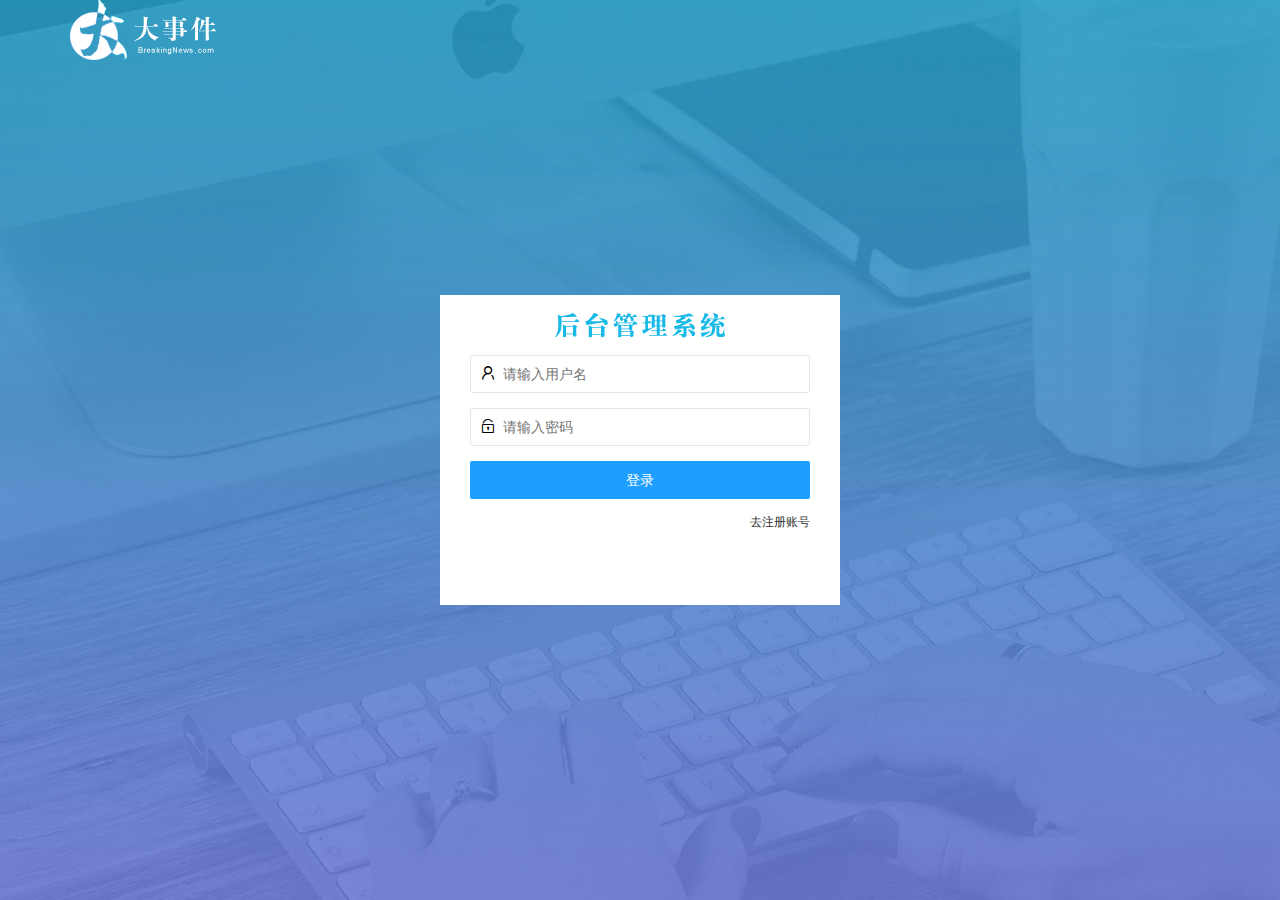
<file: login.html>
<!DOCTYPE html>
<html lang="en">

<head>
  <meta charset="UTF-8">
  <meta name="viewport" content="width=device-width, initial-scale=1.0">
  <title>大事件-登录/注册</title>
  <link rel="stylesheet" href="/assets/lib/layui/css/layui.css">
  <link rel="stylesheet" href="/assets/css/login.css">
</head>

<body>
  <!-- 头部的logo区域 -->
  <div class="layui-main">
    <img src="/assets/images/logo.png" alt="">
  </div>

  <!-- 登录注册区域 -->
  <div class="loginAndRegBox">
    <div class="title-box"></div>

    <!-- 登录的div -->
    <div class="login-box">

      <!-- 登录表单 -->
      <form class="layui-form" id="form_login">

        <!-- 用户名 -->
        <div class="layui-form-item">
          <i class="layui-icon layui-icon-username"></i>
          <input type="text" name="username" required lay-verify="required" placeholder="请输入用户名" autocomplete="off"
            class="layui-input">
        </div>

        <!-- 密码 -->

        <div class="layui-form-item">
          <i class="layui-icon layui-icon-password"></i>
          <input type="password" name="password" required lay-verify="required|pwd" placeholder="请输入密码" autocomplete="off"
            class="layui-input">
        </div>

        <!-- 登录按钮 -->

        <div class="layui-form-item">
          <!-- 表单提交按钮和普通按钮的区别，就是lay-submit属性 -->
          <button class="layui-btn layui-btn-fluid layui-btn-normal" lay-submit>登录</button>
        </div>

        <div class="layui-form-item links">
          <a href="javascript:;" id="link_reg">去注册账号</a>
        </div>
      </form>

    </div>

    <!-- 注册的div -->
    <div class="reg-box">
      <form class="layui-form" id="form_reg">
        <!-- 用户名 -->
        <div class="layui-form-item">
          <i class="layui-icon layui-icon-username"></i>
          <input type="text" name="username" required lay-verify="required" placeholder="请输入用户名" autocomplete="off"
            class="layui-input">
        </div>

        <!-- 密码 -->

        <div class="layui-form-item">
          <i class="layui-icon layui-icon-password"></i>
          <input type="password" name="password" required lay-verify="required|pwd" placeholder="请输入密码" autocomplete="off"
            class="layui-input" id="reg-pwd">
        </div>

        <!-- 密码确认 -->

        <div class="layui-form-item">
          <i class="layui-icon layui-icon-password"></i>
          <input type="password" name="repassword" required lay-verify="required|pwd|repwd" placeholder="再次确认密码"
            autocomplete="off" class="layui-input">
        </div>

        <!-- 注册 -->

        <div class="layui-form-item">
          <!-- 表单提交按钮和普通按钮的区别，就是lay-submit属性 -->
          <button class="layui-btn layui-btn-fluid layui-btn-normal" lay-submit>注册</button>
        </div>

        <div class="layui-form-item links">
          <a href="javascript:;" id="link_login">去登录</a>
        </div>
      </form>



    </div>
  </div>


  <!-- 导入layui的js -->
  <script src="/assets/lib/layui/layui.all.js"></script>
  <!-- 导入jquer -->
  <script src="/assets/lib/jquery.js"></script>
  <!-- 导入自己封装的baseAPI -->
  <script src="/assets/js/baseAPI.js"></script>
  <!-- 导入自己的JS -->
  <script src="/assets/js/login.js"></script>
</body>

</html>
</file>
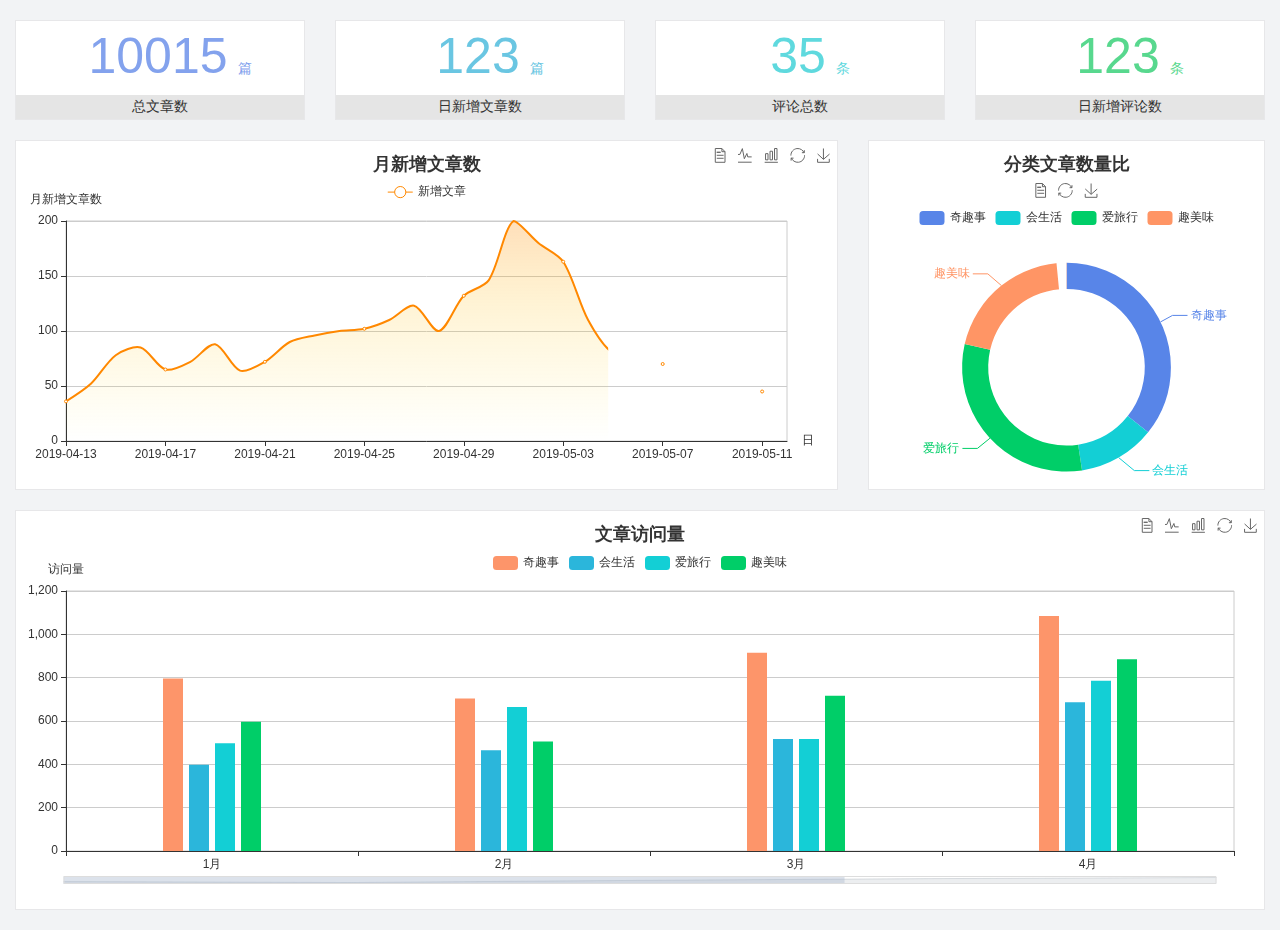
<file: home/dashboard.html>
<!DOCTYPE html>
<html lang="en">

<head>
  <meta charset="UTF-8">
  <meta name="viewport" content="width=device-width, initial-scale=1.0">
  <meta http-equiv="X-UA-Compatible" content="ie=edge">
  <title>图表统计</title>
  <link rel="stylesheet" href="../../assets/lib/bootstrap.css" />
  <link rel="stylesheet" href="../../assets/lib/main.css" />
  <script src="../../assets/lib/jquery.js"></script>
  <script type="text/javascript" src="../../assets/lib/echarts.min.js"></script>
</head>

<body>
  <div class="container-fluid">
    <div class="row spannel_list">
      <div class="col-sm-3 col-xs-6">
        <div class="spannel">
          <em>10015</em><span>篇</span>
          <b>总文章数</b>
        </div>
      </div>
      <div class="col-sm-3 col-xs-6">
        <div class="spannel scolor01">
          <em>123</em><span>篇</span>
          <b>日新增文章数</b>
        </div>
      </div>
      <div class="col-sm-3 col-xs-6">
        <div class="spannel scolor02">
          <em>35</em><span>条</span>
          <b>评论总数</b>
        </div>
      </div>
      <div class="col-sm-3 col-xs-6">
        <div class="spannel scolor03">
          <em>123</em><span>条</span>
          <b>日新增评论数</b>
        </div>
      </div>
    </div>
  </div>

  <div class="container-fluid">
    <div class="row curve-pie">
      <div class="col-lg-8 col-md-8">
        <div class="gragh_pannel" id="curve_show"></div>
      </div>
      <div class="col-lg-4 col-md-4">
        <div class="gragh_pannel" id="pie_show"></div>
      </div>
    </div>
  </div>

  <div class="container-fluid">
    <div class="column_pannel" id="column_show"></div>
  </div>

  <script>
    var oChart = echarts.init(document.getElementById('curve_show'));
    var aList_all = [
      { 'count': 36, 'date': '2019-04-13' },
      { 'count': 52, 'date': '2019-04-14' },
      { 'count': 78, 'date': '2019-04-15' },
      { 'count': 85, 'date': '2019-04-16' },
      { 'count': 65, 'date': '2019-04-17' },
      { 'count': 72, 'date': '2019-04-18' },
      { 'count': 88, 'date': '2019-04-19' },
      { 'count': 64, 'date': '2019-04-20' },
      { 'count': 72, 'date': '2019-04-21' },
      { 'count': 90, 'date': '2019-04-22' },
      { 'count': 96, 'date': '2019-04-23' },
      { 'count': 100, 'date': '2019-04-24' },
      { 'count': 102, 'date': '2019-04-25' },
      { 'count': 110, 'date': '2019-04-26' },
      { 'count': 123, 'date': '2019-04-27' },
      { 'count': 100, 'date': '2019-04-28' },
      { 'count': 132, 'date': '2019-04-29' },
      { 'count': 146, 'date': '2019-04-30' },
      { 'count': 200, 'date': '2019-05-01' },
      { 'count': 180, 'date': '2019-05-02' },
      { 'count': 163, 'date': '2019-05-03' },
      { 'count': 110, 'date': '2019-05-04' },
      { 'count': 80, 'date': '2019-05-05' },
      { 'count': 82, 'date': '2019-05-06' },
      { 'count': 70, 'date': '2019-05-07' },
      { 'count': 65, 'date': '2019-05-08' },
      { 'count': 54, 'date': '2019-05-09' },
      { 'count': 40, 'date': '2019-05-10' },
      { 'count': 45, 'date': '2019-05-11' },
      { 'count': 38, 'date': '2019-05-12' },
    ];

    let aCount = [];
    let aDate = [];

    for (var i = 0; i < aList_all.length; i++) {
      aCount.push(aList_all[i].count);
      aDate.push(aList_all[i].date);
    }

    var chartopt = {
      title: {
        text: '月新增文章数',
        left: 'center',
        top: '10'
      },
      tooltip: {
        trigger: 'axis'
      },
      legend: {
        data: ['新增文章'],
        top: '40'
      },
      toolbox: {
        show: true,
        feature: {
          mark: { show: true },
          dataView: { show: true, readOnly: false },
          magicType: { show: true, type: ['line', 'bar'] },
          restore: { show: true },
          saveAsImage: { show: true }
        }
      },
      calculable: true,
      xAxis: [
        {
          name: '日',
          type: 'category',
          boundaryGap: false,
          data: aDate
        }
      ],
      yAxis: [
        {
          name: '月新增文章数',
          type: 'value'
        }
      ],
      series: [
        {
          name: '新增文章',
          type: 'line',
          smooth: true,
          itemStyle: { normal: { areaStyle: { type: 'default' }, color: '#f80' }, lineStyle: { color: '#f80' } },
          data: aCount
        }],
      areaStyle: {
        normal: {
          color: new echarts.graphic.LinearGradient(0, 0, 0, 1, [{
            offset: 0,
            color: 'rgba(255,136,0,0.39)'
          }, {
            offset: .34,
            color: 'rgba(255,180,0,0.25)'
          }, {
            offset: 1,
            color: 'rgba(255,222,0,0.00)'
          }])

        }
      },
      grid: {
        show: true,
        x: 50,
        x2: 50,
        y: 80,
        height: 220
      }
    };

    oChart.setOption(chartopt);


    var oPie = echarts.init(document.getElementById('pie_show'));
    var oPieopt =
    {
      title: {
        top: 10,
        text: '分类文章数量比',
        x: 'center'
      },
      tooltip: {
        trigger: 'item',
        formatter: "{a} <br/>{b} : {c} ({d}%)"
      },
      color: ['#5885e8', '#13cfd5', '#00ce68', '#ff9565'],
      legend: {
        x: 'center',
        top: 65,
        data: ['奇趣事', '会生活', '爱旅行', '趣美味']
      },
      toolbox: {
        show: true,
        x: 'center',
        top: 35,
        feature: {
          mark: { show: true },
          dataView: { show: true, readOnly: false },
          magicType: {
            show: true,
            type: ['pie', 'funnel'],
            option: {
              funnel: {
                x: '25%',
                width: '50%',
                funnelAlign: 'left',
                max: 1548
              }
            }
          },
          restore: { show: true },
          saveAsImage: { show: true }
        }
      },
      calculable: true,
      series: [
        {
          name: '访问来源',
          type: 'pie',
          radius: ['45%', '60%'],
          center: ['50%', '65%'],
          data: [
            { value: 300, name: '奇趣事' },
            { value: 100, name: '会生活' },
            { value: 260, name: '爱旅行' },
            { value: 180, name: '趣美味' }
          ]
        }
      ]
    };
    oPie.setOption(oPieopt);



    var oColumn = this.echarts.init(document.getElementById('column_show'));
    var oColumnopt =
    {
      title: {
        text: '文章访问量',
        left: 'center',
        top: '10'
      },
      tooltip: {
        trigger: 'axis'
      },
      legend: {
        data: ['奇趣事', '会生活', '爱旅行', '趣美味'],
        top: '40'
      },
      toolbox: {
        show: true,
        feature: {
          mark: { show: true },
          dataView: { show: true, readOnly: false },
          magicType: { show: true, type: ['line', 'bar'] },
          restore: { show: true },
          saveAsImage: { show: true }
        }
      },
      calculable: true,
      xAxis: [
        {
          type: 'category',
          data: ['1月', '2月', '3月', '4月', '5月']
        }
      ],
      yAxis: [
        {
          name: '访问量',
          type: 'value'
        }
      ],
      series: [
        {
          name: '奇趣事',
          type: 'bar',
          barWidth: 20,
          itemStyle: {
            normal: { areaStyle: { type: 'default' }, color: '#fd956a' }
          },
          data: [800, 708, 920, 1090, 1200]
        },
        {
          name: '会生活',
          type: 'bar',
          barWidth: 20,
          itemStyle: {
            normal: { areaStyle: { type: 'default' }, color: '#2bb6db' }
          },
          data: [400, 468, 520, 690, 800]
        },
        {
          name: '爱旅行',
          type: 'bar',
          barWidth: 20,
          itemStyle: {
            normal: { areaStyle: { type: 'default' }, color: '#13cfd5' }
          },
          data: [500, 668, 520, 790, 900]
        },
        {
          name: '趣美味',
          type: 'bar',
          barWidth: 20,
          itemStyle: {
            normal: { areaStyle: { type: 'default' }, color: '#00ce68' }
          },
          data: [600, 508, 720, 890, 1000]
        }
      ],
      grid: {
        show: true,
        x: 50,
        x2: 30,
        y: 80,
        height: 260
      },
      dataZoom: [//给x轴设置滚动条
        {
          start: 0,//默认为0
          end: 100 - 1000 / 31,//默认为100
          type: 'slider',
          show: true,
          xAxisIndex: [0],
          handleSize: 0,//滑动条的 左右2个滑动条的大小
          height: 8,//组件高度
          left: 45, //左边的距离
          right: 50,//右边的距离
          bottom: 26,//右边的距离
          handleColor: '#ddd',//h滑动图标的颜色
          handleStyle: {
            borderColor: "#cacaca",
            borderWidth: "1",
            shadowBlur: 2,
            background: "#ddd",
            shadowColor: "#ddd",
          }
        }]
    };
    oColumn.setOption(oColumnopt);
  </script>
</body>

</html>
</file>
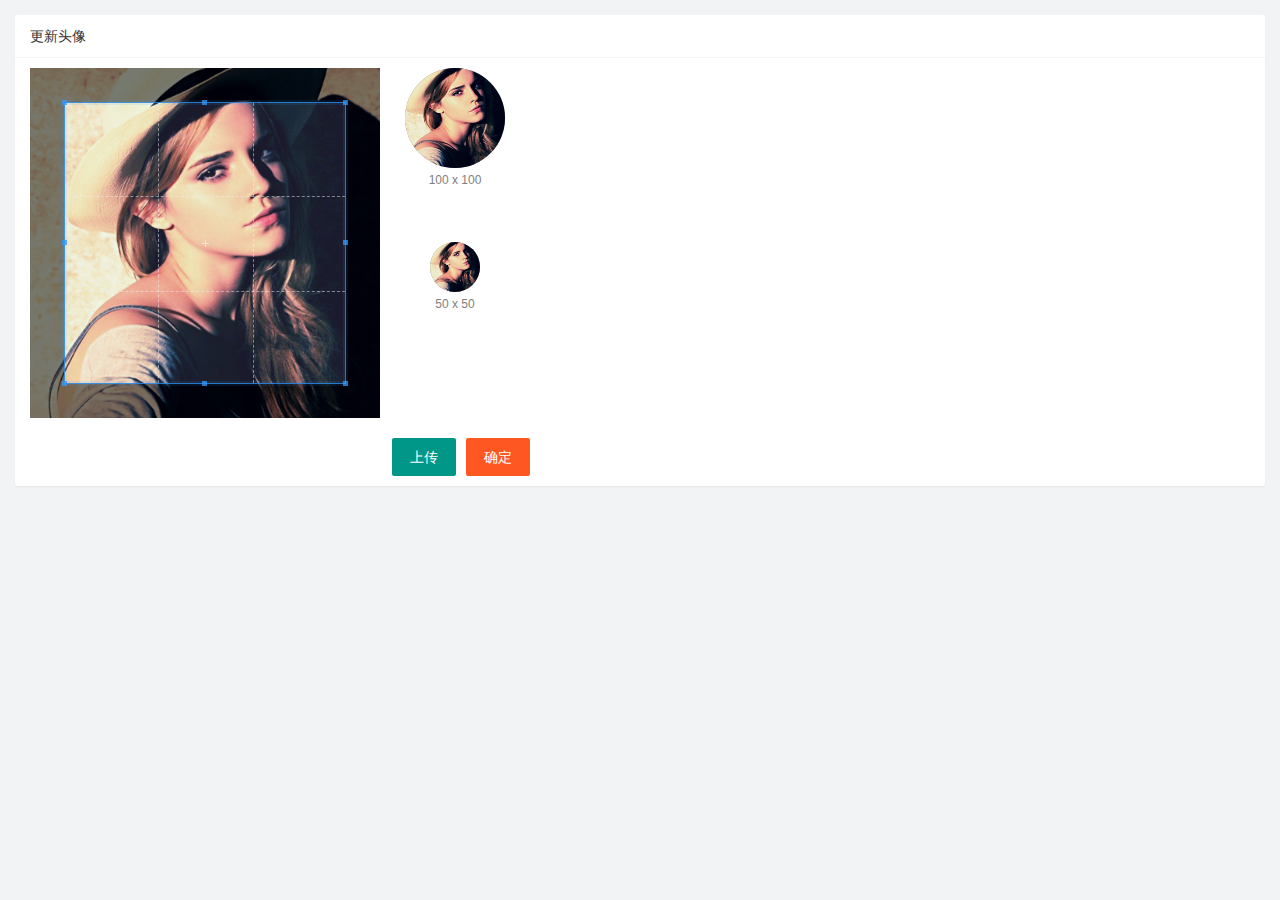
<file: user/user_avatar.html>
<!DOCTYPE html>
<html lang="en">

<head>
    <meta charset="UTF-8">
    <meta name="viewport" content="width=device-width, initial-scale=1.0">
    <title>Document</title>
    <link rel="stylesheet" href="/assets/lib/layui/css/layui.css">
    <link rel="stylesheet" href="/assets/lib/cropper/cropper.css" />
    <link rel="stylesheet" href="/assets/css/user/user_avatar.css">
</head>

<body>
    <div class="layui-card">
        <div class="layui-card-header">更新头像</div>
        <div class="layui-card-body">

            <!-- 第一行的图片裁剪和预览区域 -->
            <div class="row1">
                <!-- 图片裁剪区域 -->
                <div class="cropper-box">
                    <!-- 这个 img 标签很重要，将来会把它初始化为裁剪区域 -->
                    <img id="image" src="/assets/images/sample.jpg" />
                </div>
                <!-- 图片的预览区域 -->
                <div class="preview-box">
                    <div>
                        <!-- 宽高为 100px 的预览区域 -->
                        <div class="img-preview w100"></div>
                        <p class="size">100 x 100</p>
                    </div>
                    <div>
                        <!-- 宽高为 50px 的预览区域 -->
                        <div class="img-preview w50"></div>
                        <p class="size">50 x 50</p>
                    </div>
                </div>
            </div>
            <!-- 第二行的按钮区域 -->
            <div class="row2">
                <!-- accept属性，允许选择什么类型的文件 -->
                <input type="file" id="file" accept="image/png,imgae/jpg" style="display: none;">
                <button id="btnChooseImage" type="button" class="layui-btn">上传</button>
                <button type="button" class="layui-btn layui-btn-danger" id="btnUpload">确定</button>
            </div>

        </div>
    </div>
    <!-- 导入layui的js文件 -->
    <script src="/assets/lib/layui/layui.all.js"></script>
    <!-- 导入jQuery -->
    <script src="/assets/lib/jquery.js"></script>
    <!-- 导入配置的baseapi -->
    <script src="/assets/js/baseAPI.js"></script>
    <script src="/assets/lib/cropper/Cropper.js"></script>
    <script src="/assets/lib/cropper/jquery-cropper.js"></script>
    <!-- 导入自己的js文件 -->
    <script src="/assets/js/user/user_avatar.js"></script>
</body>

</html>
</file>
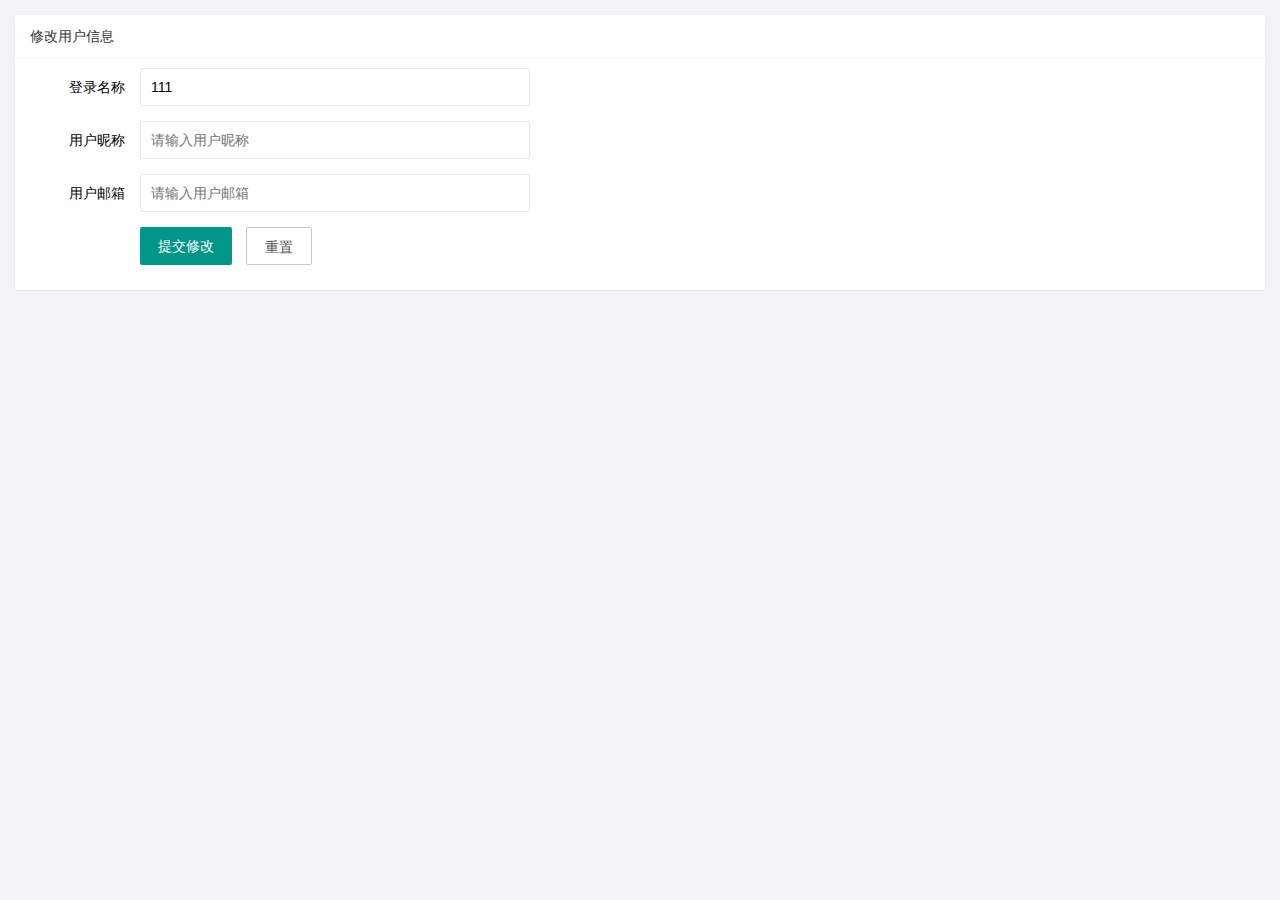
<file: user/user_info.html>
<!DOCTYPE html>
<html lang="en">
<head>
    <meta charset="UTF-8">
    <meta name="viewport" content="width=device-width, initial-scale=1.0">
    <title>Document</title>
    <!-- 先引入layui再引入自己的 -->
    <link rel="stylesheet" href="/assets/lib/layui/css/layui.css">
    <link rel="stylesheet" href="/assets/css/user/user_info.css">
</head>
<body>
    <!-- 卡片区域 -->
    <div class="layui-card">
        <div class="layui-card-header">修改用户信息</div>
        <div class="layui-card-body">
            <form class="layui-form"   lay-filter+="formUserInfo" style="width:500px;" action="">
                <!-- 隐藏域存储id属性 -->
                <input type="hidden" name="id">
              <div class="layui-form-item">
                <label class="layui-form-label">登录名称</label>
                <div class="layui-input-block">
                  <input type="text" name="username" value="111" required  lay-verify="required" placeholder="请输入登录名称" autocomplete="off" class="layui-input" readonly>
                </div>
              </div>
              <div class="layui-form-item">
                <label class="layui-form-label">用户昵称</label>
                <div class="layui-input-block">
                  <input type="text" name="nickname" required  lay-verify="required" placeholder="请输入用户昵称" autocomplete="off" class="layui-input">
                </div>
              </div>
              <div class="layui-form-item">
                <label class="layui-form-label">用户邮箱</label>
                <div class="layui-input-block">
                  <input type="text" name="email" required  lay-verify="required|email" placeholder="请输入用户邮箱" autocomplete="off" class="layui-input">
                </div>
              </div>
              <div class="layui-form-item">
                <div class="layui-input-block">
                  <button class="layui-btn" lay-submit lay-filter="formDemo">提交修改</button>
                  <button type="reset" class="layui-btn layui-btn-primary" id="btnReset">重置</button>
                </div>
              </div>
            </form>
        </div>
      </div>

       <!-- 导入layui的js文件 -->
    <script src="/assets/lib/layui/layui.all.js"></script>
    <!-- 导入jQuery -->
    <script src="/assets/lib/jquery.js"></script>
    <!-- 导入配置的baseapi -->
    <script src="/assets/js/baseAPI.js"></script>
    <!-- 导入自己的js文件 -->
    <script src="/assets/js/user/user_info.js"></script>
</body>
</html>
</file>
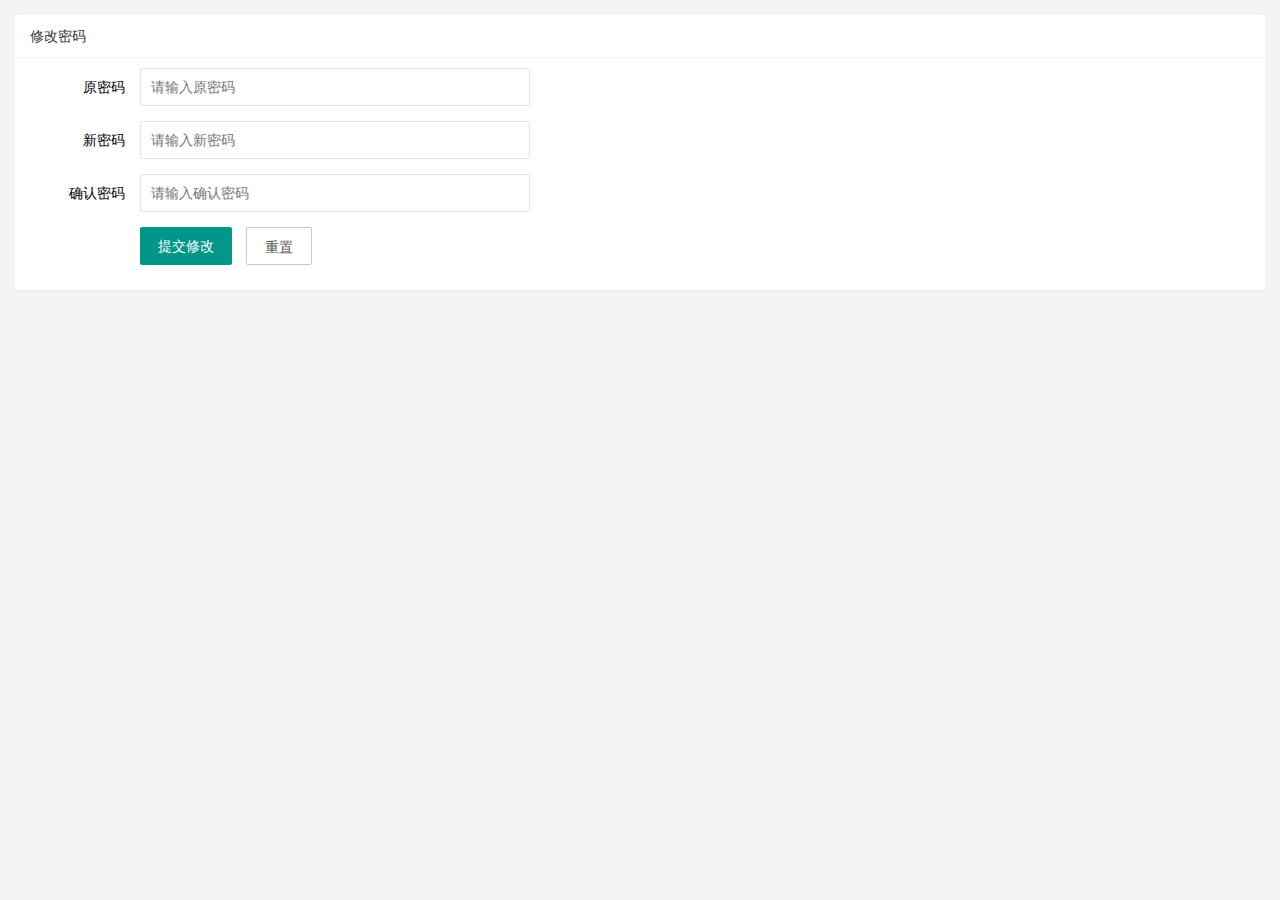
<file: user/user_pwd.html>
<!DOCTYPE html>
<html lang="en">
<head>
    <meta charset="UTF-8">
    <meta name="viewport" content="width=device-width, initial-scale=1.0">
    <title>Document</title>
    <!-- 先引入layui再引入自己的 -->
    <link rel="stylesheet" href="/assets/lib/layui/css/layui.css">
    <link rel="stylesheet" href="/assets/css/user/user_pwd.css">
</head>
<body>
    <!-- 卡片区域 -->
    <div class="layui-card">
        <div class="layui-card-header">修改密码</div>
        <div class="layui-card-body">
            <form class="layui-form" style="width:500px;" action="">
              <div class="layui-form-item">
                <label class="layui-form-label">原密码</label>
                <div class="layui-input-block">
                  <input type="password" name="oldPwd" required  lay-verify="required|pwd" placeholder="请输入原密码" autocomplete="off" class="layui-input">
                </div>
              </div>
              <div class="layui-form-item">
                <label class="layui-form-label">新密码</label>
                <div class="layui-input-block">
                  <input type="password" name="newPwd" required  lay-verify="required|pwd|samePwd" placeholder="请输入新密码" autocomplete="off" class="layui-input">
                </div>
              </div>
              <div class="layui-form-item">
                <label class="layui-form-label">确认密码</label>
                <div class="layui-input-block">
                  <input type="password" name="email" required  lay-verify="required|pwd|samePwd" placeholder="请输入确认密码" autocomplete="off" class="layui-input">
                </div>
              </div>
              <div class="layui-form-item">
                <div class="layui-input-block">
                  <button class="layui-btn" lay-submit lay-filter="formDemo">提交修改</button>
                  <button type="reset" class="layui-btn layui-btn-primary" id="btnReset">重置</button>
                </div>
              </div>
            </form>
        </div>
      </div>

       <!-- 导入layui的js文件 -->
    <script src="/assets/lib/layui/layui.all.js"></script>
    <!-- 导入jQuery -->
    <script src="/assets/lib/jquery.js"></script>
    <!-- 导入配置的baseapi -->
    <script src="/assets/js/baseAPI.js"></script>
    <!-- 导入自己的js文件 -->
    <script src="/assets/js/user/user_info.js"></script>
</body>
</html>
</file>
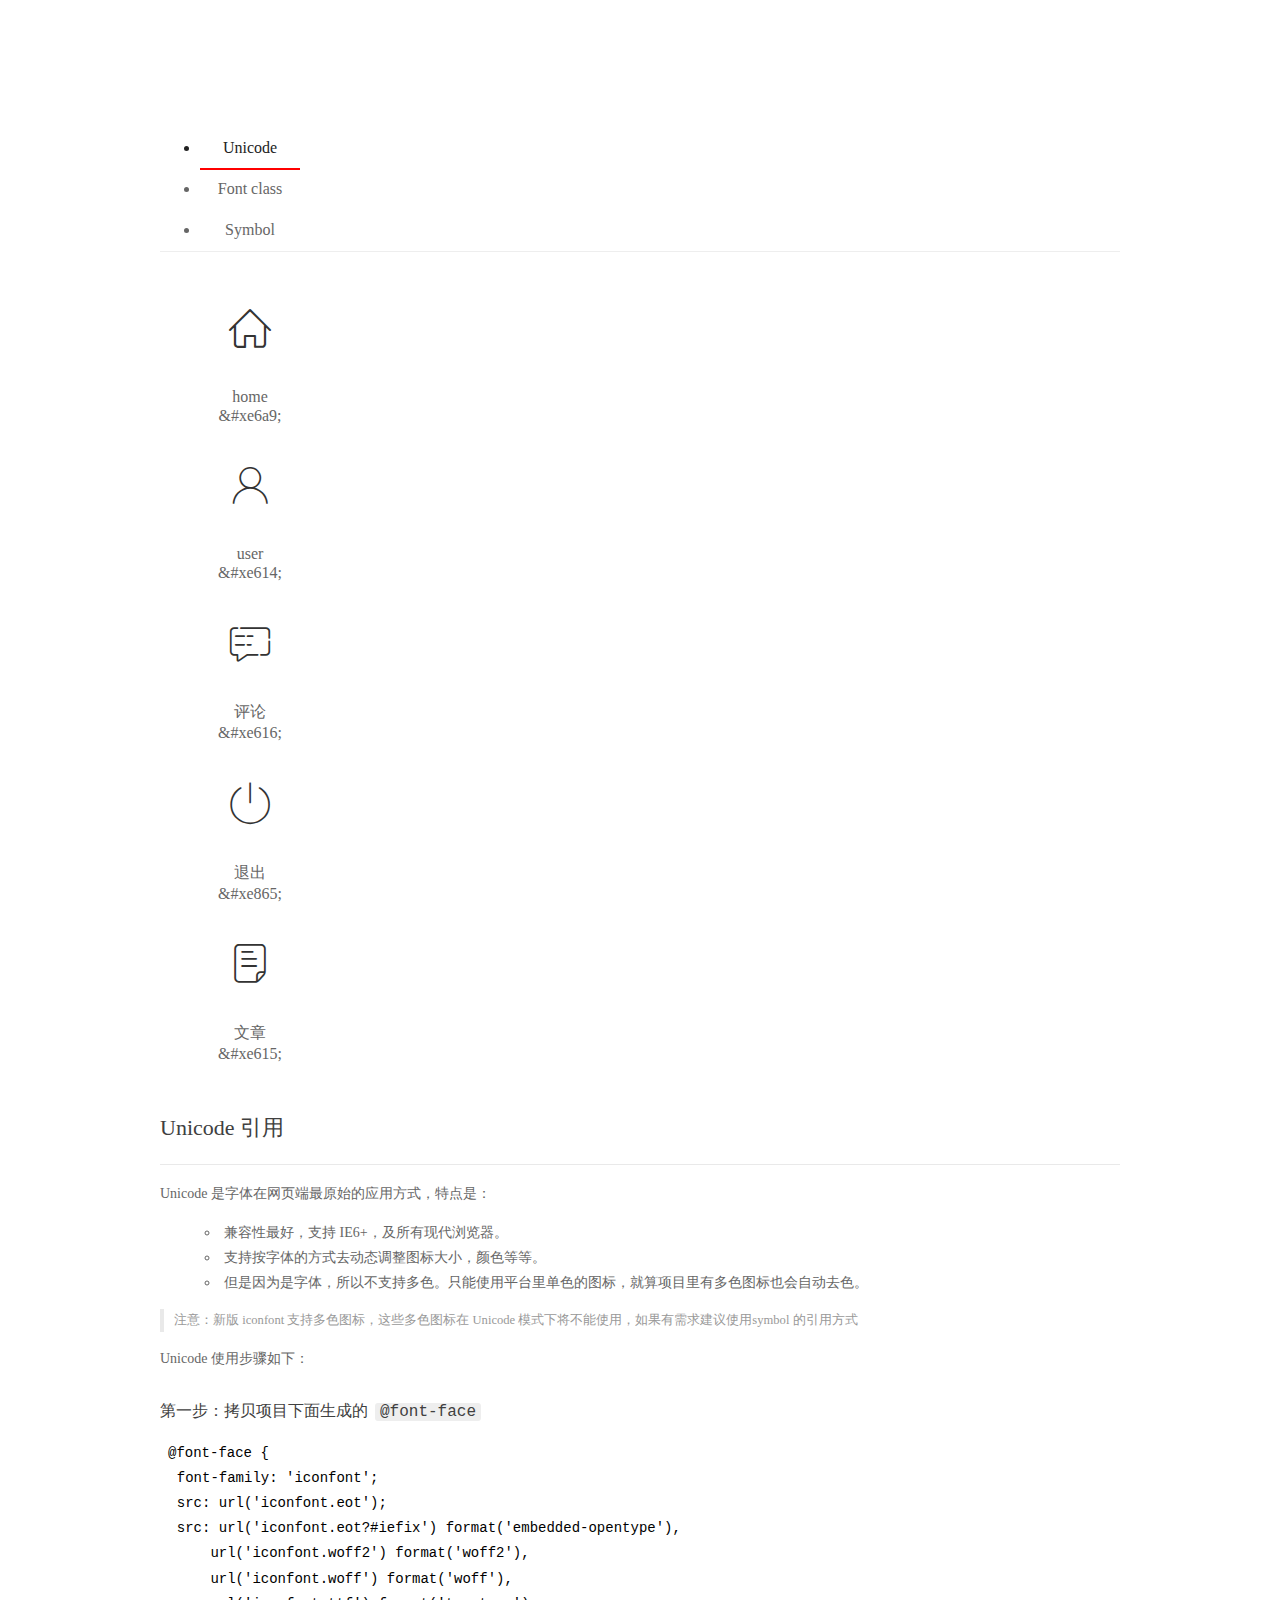
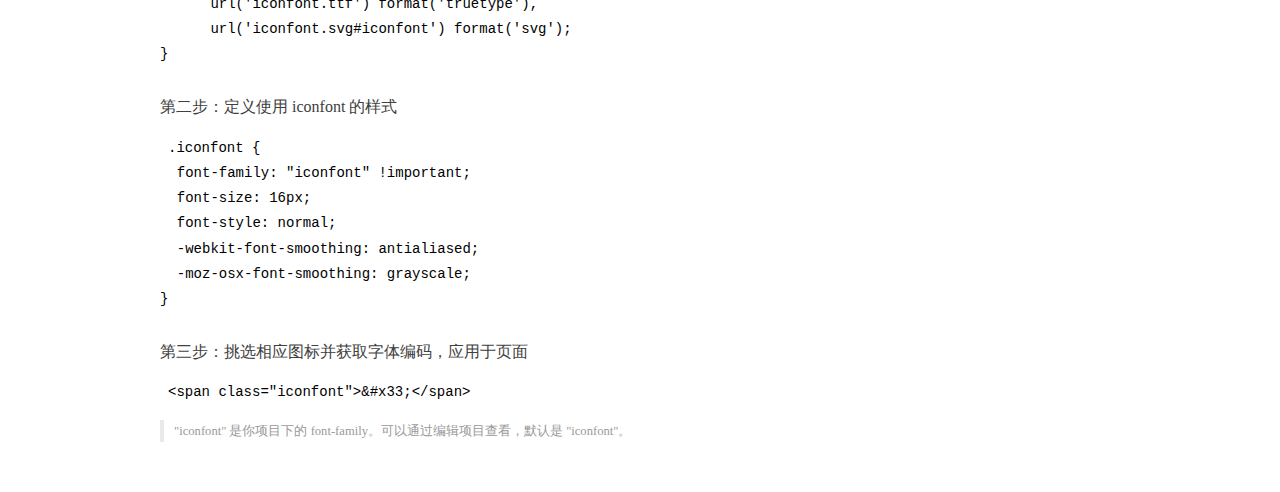
<file: assets/fonts/demo_index.html>
<!DOCTYPE html>
<html>
<head>
  <meta charset="utf-8"/>
  <title>IconFont Demo</title>
  <link rel="shortcut icon" href="https://gtms04.alicdn.com/tps/i4/TB1_oz6GVXXXXaFXpXXJDFnIXXX-64-64.ico" type="image/x-icon"/>
  <link rel="stylesheet" href="https://g.alicdn.com/thx/cube/1.3.2/cube.min.css">
  <link rel="stylesheet" href="demo.css">
  <link rel="stylesheet" href="iconfont.css">
  <script src="iconfont.js"></script>
  <!-- jQuery -->
  <script src="https://a1.alicdn.com/oss/uploads/2018/12/26/7bfddb60-08e8-11e9-9b04-53e73bb6408b.js"></script>
  <!-- 代码高亮 -->
  <script src="https://a1.alicdn.com/oss/uploads/2018/12/26/a3f714d0-08e6-11e9-8a15-ebf944d7534c.js"></script>
</head>
<body>
  <div class="main">
    <h1 class="logo"><a href="https://www.iconfont.cn/" title="iconfont 首页" target="_blank">&#xe86b;</a></h1>
    <div class="nav-tabs">
      <ul id="tabs" class="dib-box">
        <li class="dib active"><span>Unicode</span></li>
        <li class="dib"><span>Font class</span></li>
        <li class="dib"><span>Symbol</span></li>
      </ul>
      
    </div>
    <div class="tab-container">
      <div class="content unicode" style="display: block;">
          <ul class="icon_lists dib-box">
          
            <li class="dib">
              <span class="icon iconfont">&#xe6a9;</span>
                <div class="name">home</div>
                <div class="code-name">&amp;#xe6a9;</div>
              </li>
          
            <li class="dib">
              <span class="icon iconfont">&#xe614;</span>
                <div class="name">user</div>
                <div class="code-name">&amp;#xe614;</div>
              </li>
          
            <li class="dib">
              <span class="icon iconfont">&#xe616;</span>
                <div class="name">评论</div>
                <div class="code-name">&amp;#xe616;</div>
              </li>
          
            <li class="dib">
              <span class="icon iconfont">&#xe865;</span>
                <div class="name">退出</div>
                <div class="code-name">&amp;#xe865;</div>
              </li>
          
            <li class="dib">
              <span class="icon iconfont">&#xe615;</span>
                <div class="name">文章</div>
                <div class="code-name">&amp;#xe615;</div>
              </li>
          
          </ul>
          <div class="article markdown">
          <h2 id="unicode-">Unicode 引用</h2>
          <hr>

          <p>Unicode 是字体在网页端最原始的应用方式，特点是：</p>
          <ul>
            <li>兼容性最好，支持 IE6+，及所有现代浏览器。</li>
            <li>支持按字体的方式去动态调整图标大小，颜色等等。</li>
            <li>但是因为是字体，所以不支持多色。只能使用平台里单色的图标，就算项目里有多色图标也会自动去色。</li>
          </ul>
          <blockquote>
            <p>注意：新版 iconfont 支持多色图标，这些多色图标在 Unicode 模式下将不能使用，如果有需求建议使用symbol 的引用方式</p>
          </blockquote>
          <p>Unicode 使用步骤如下：</p>
          <h3 id="-font-face">第一步：拷贝项目下面生成的 <code>@font-face</code></h3>
<pre><code class="language-css"
>@font-face {
  font-family: 'iconfont';
  src: url('iconfont.eot');
  src: url('iconfont.eot?#iefix') format('embedded-opentype'),
      url('iconfont.woff2') format('woff2'),
      url('iconfont.woff') format('woff'),
      url('iconfont.ttf') format('truetype'),
      url('iconfont.svg#iconfont') format('svg');
}
</code></pre>
          <h3 id="-iconfont-">第二步：定义使用 iconfont 的样式</h3>
<pre><code class="language-css"
>.iconfont {
  font-family: "iconfont" !important;
  font-size: 16px;
  font-style: normal;
  -webkit-font-smoothing: antialiased;
  -moz-osx-font-smoothing: grayscale;
}
</code></pre>
          <h3 id="-">第三步：挑选相应图标并获取字体编码，应用于页面</h3>
<pre>
<code class="language-html"
>&lt;span class="iconfont"&gt;&amp;#x33;&lt;/span&gt;
</code></pre>
          <blockquote>
            <p>"iconfont" 是你项目下的 font-family。可以通过编辑项目查看，默认是 "iconfont"。</p>
          </blockquote>
          </div>
      </div>
      <div class="content font-class">
        <ul class="icon_lists dib-box">
          
          <li class="dib">
            <span class="icon iconfont icon-home"></span>
            <div class="name">
              home
            </div>
            <div class="code-name">.icon-home
            </div>
          </li>
          
          <li class="dib">
            <span class="icon iconfont icon-user"></span>
            <div class="name">
              user
            </div>
            <div class="code-name">.icon-user
            </div>
          </li>
          
          <li class="dib">
            <span class="icon iconfont icon-pinglun"></span>
            <div class="name">
              评论
            </div>
            <div class="code-name">.icon-pinglun
            </div>
          </li>
          
          <li class="dib">
            <span class="icon iconfont icon-tuichu"></span>
            <div class="name">
              退出
            </div>
            <div class="code-name">.icon-tuichu
            </div>
          </li>
          
          <li class="dib">
            <span class="icon iconfont icon-16"></span>
            <div class="name">
              文章
            </div>
            <div class="code-name">.icon-16
            </div>
          </li>
          
        </ul>
        <div class="article markdown">
        <h2 id="font-class-">font-class 引用</h2>
        <hr>

        <p>font-class 是 Unicode 使用方式的一种变种，主要是解决 Unicode 书写不直观，语意不明确的问题。</p>
        <p>与 Unicode 使用方式相比，具有如下特点：</p>
        <ul>
          <li>兼容性良好，支持 IE8+，及所有现代浏览器。</li>
          <li>相比于 Unicode 语意明确，书写更直观。可以很容易分辨这个 icon 是什么。</li>
          <li>因为使用 class 来定义图标，所以当要替换图标时，只需要修改 class 里面的 Unicode 引用。</li>
          <li>不过因为本质上还是使用的字体，所以多色图标还是不支持的。</li>
        </ul>
        <p>使用步骤如下：</p>
        <h3 id="-fontclass-">第一步：引入项目下面生成的 fontclass 代码：</h3>
<pre><code class="language-html">&lt;link rel="stylesheet" href="./iconfont.css"&gt;
</code></pre>
        <h3 id="-">第二步：挑选相应图标并获取类名，应用于页面：</h3>
<pre><code class="language-html">&lt;span class="iconfont icon-xxx"&gt;&lt;/span&gt;
</code></pre>
        <blockquote>
          <p>"
            iconfont" 是你项目下的 font-family。可以通过编辑项目查看，默认是 "iconfont"。</p>
        </blockquote>
      </div>
      </div>
      <div class="content symbol">
          <ul class="icon_lists dib-box">
          
            <li class="dib">
                <svg class="icon svg-icon" aria-hidden="true">
                  <use xlink:href="#icon-home"></use>
                </svg>
                <div class="name">home</div>
                <div class="code-name">#icon-home</div>
            </li>
          
            <li class="dib">
                <svg class="icon svg-icon" aria-hidden="true">
                  <use xlink:href="#icon-user"></use>
                </svg>
                <div class="name">user</div>
                <div class="code-name">#icon-user</div>
            </li>
          
            <li class="dib">
                <svg class="icon svg-icon" aria-hidden="true">
                  <use xlink:href="#icon-pinglun"></use>
                </svg>
                <div class="name">评论</div>
                <div class="code-name">#icon-pinglun</div>
            </li>
          
            <li class="dib">
                <svg class="icon svg-icon" aria-hidden="true">
                  <use xlink:href="#icon-tuichu"></use>
                </svg>
                <div class="name">退出</div>
                <div class="code-name">#icon-tuichu</div>
            </li>
          
            <li class="dib">
                <svg class="icon svg-icon" aria-hidden="true">
                  <use xlink:href="#icon-16"></use>
                </svg>
                <div class="name">文章</div>
                <div class="code-name">#icon-16</div>
            </li>
          
          </ul>
          <div class="article markdown">
          <h2 id="symbol-">Symbol 引用</h2>
          <hr>

          <p>这是一种全新的使用方式，应该说这才是未来的主流，也是平台目前推荐的用法。相关介绍可以参考这篇<a href="">文章</a>
            这种用法其实是做了一个 SVG 的集合，与另外两种相比具有如下特点：</p>
          <ul>
            <li>支持多色图标了，不再受单色限制。</li>
            <li>通过一些技巧，支持像字体那样，通过 <code>font-size</code>, <code>color</code> 来调整样式。</li>
            <li>兼容性较差，支持 IE9+，及现代浏览器。</li>
            <li>浏览器渲染 SVG 的性能一般，还不如 png。</li>
          </ul>
          <p>使用步骤如下：</p>
          <h3 id="-symbol-">第一步：引入项目下面生成的 symbol 代码：</h3>
<pre><code class="language-html">&lt;script src="./iconfont.js"&gt;&lt;/script&gt;
</code></pre>
          <h3 id="-css-">第二步：加入通用 CSS 代码（引入一次就行）：</h3>
<pre><code class="language-html">&lt;style&gt;
.icon {
  width: 1em;
  height: 1em;
  vertical-align: -0.15em;
  fill: currentColor;
  overflow: hidden;
}
&lt;/style&gt;
</code></pre>
          <h3 id="-">第三步：挑选相应图标并获取类名，应用于页面：</h3>
<pre><code class="language-html">&lt;svg class="icon" aria-hidden="true"&gt;
  &lt;use xlink:href="#icon-xxx"&gt;&lt;/use&gt;
&lt;/svg&gt;
</code></pre>
          </div>
      </div>

    </div>
  </div>
  <script>
  $(document).ready(function () {
      $('.tab-container .content:first').show()

      $('#tabs li').click(function (e) {
        var tabContent = $('.tab-container .content')
        var index = $(this).index()

        if ($(this).hasClass('active')) {
          return
        } else {
          $('#tabs li').removeClass('active')
          $(this).addClass('active')

          tabContent.hide().eq(index).fadeIn()
        }
      })
    })
  </script>
</body>
</html>
</file>
<file: assets/lib/layui/css/layui.css>
/** layui-v2.5.5 MIT License By https://www.layui.com */
 .layui-inline,img{display:inline-block;vertical-align:middle}h1,h2,h3,h4,h5,h6{font-weight:400}.layui-edge,.layui-header,.layui-inline,.layui-main{position:relative}.layui-body,.layui-edge,.layui-elip{overflow:hidden}.layui-btn,.layui-edge,.layui-inline,img{vertical-align:middle}.layui-btn,.layui-disabled,.layui-icon,.layui-unselect{-moz-user-select:none;-webkit-user-select:none;-ms-user-select:none}.layui-elip,.layui-form-checkbox span,.layui-form-pane .layui-form-label{text-overflow:ellipsis;white-space:nowrap}.layui-breadcrumb,.layui-tree-btnGroup{visibility:hidden}blockquote,body,button,dd,div,dl,dt,form,h1,h2,h3,h4,h5,h6,input,li,ol,p,pre,td,textarea,th,ul{margin:0;padding:0;-webkit-tap-highlight-color:rgba(0,0,0,0)}a:active,a:hover{outline:0}img{border:none}li{list-style:none}table{border-collapse:collapse;border-spacing:0}h4,h5,h6{font-size:100%}button,input,optgroup,option,select,textarea{font-family:inherit;font-size:inherit;font-style:inherit;font-weight:inherit;outline:0}pre{white-space:pre-wrap;white-space:-moz-pre-wrap;white-space:-pre-wrap;white-space:-o-pre-wrap;word-wrap:break-word}body{line-height:24px;font:14px Helvetica Neue,Helvetica,PingFang SC,Tahoma,Arial,sans-serif}hr{height:1px;margin:10px 0;border:0;clear:both}a{color:#333;text-decoration:none}a:hover{color:#777}a cite{font-style:normal;*cursor:pointer}.layui-border-box,.layui-border-box *{box-sizing:border-box}.layui-box,.layui-box *{box-sizing:content-box}.layui-clear{clear:both;*zoom:1}.layui-clear:after{content:'\20';clear:both;*zoom:1;display:block;height:0}.layui-inline{*display:inline;*zoom:1}.layui-edge{display:inline-block;width:0;height:0;border-width:6px;border-style:dashed;border-color:transparent}.layui-edge-top{top:-4px;border-bottom-color:#999;border-bottom-style:solid}.layui-edge-right{border-left-color:#999;border-left-style:solid}.layui-edge-bottom{top:2px;border-top-color:#999;border-top-style:solid}.layui-edge-left{border-right-color:#999;border-right-style:solid}.layui-disabled,.layui-disabled:hover{color:#d2d2d2!important;cursor:not-allowed!important}.layui-circle{border-radius:100%}.layui-show{display:block!important}.layui-hide{display:none!important}@font-face{font-family:layui-icon;src:url(../font/iconfont.eot?v=250);src:url(../font/iconfont.eot?v=250#iefix) format('embedded-opentype'),url(../font/iconfont.woff2?v=250) format('woff2'),url(../font/iconfont.woff?v=250) format('woff'),url(../font/iconfont.ttf?v=250) format('truetype'),url(../font/iconfont.svg?v=250#layui-icon) format('svg')}.layui-icon{font-family:layui-icon!important;font-size:16px;font-style:normal;-webkit-font-smoothing:antialiased;-moz-osx-font-smoothing:grayscale}.layui-icon-reply-fill:before{content:"\e611"}.layui-icon-set-fill:before{content:"\e614"}.layui-icon-menu-fill:before{content:"\e60f"}.layui-icon-search:before{content:"\e615"}.layui-icon-share:before{content:"\e641"}.layui-icon-set-sm:before{content:"\e620"}.layui-icon-engine:before{content:"\e628"}.layui-icon-close:before{content:"\1006"}.layui-icon-close-fill:before{content:"\1007"}.layui-icon-chart-screen:before{content:"\e629"}.layui-icon-star:before{content:"\e600"}.layui-icon-circle-dot:before{content:"\e617"}.layui-icon-chat:before{content:"\e606"}.layui-icon-release:before{content:"\e609"}.layui-icon-list:before{content:"\e60a"}.layui-icon-chart:before{content:"\e62c"}.layui-icon-ok-circle:before{content:"\1005"}.layui-icon-layim-theme:before{content:"\e61b"}.layui-icon-table:before{content:"\e62d"}.layui-icon-right:before{content:"\e602"}.layui-icon-left:before{content:"\e603"}.layui-icon-cart-simple:before{content:"\e698"}.layui-icon-face-cry:before{content:"\e69c"}.layui-icon-face-smile:before{content:"\e6af"}.layui-icon-survey:before{content:"\e6b2"}.layui-icon-tree:before{content:"\e62e"}.layui-icon-upload-circle:before{content:"\e62f"}.layui-icon-add-circle:before{content:"\e61f"}.layui-icon-download-circle:before{content:"\e601"}.layui-icon-templeate-1:before{content:"\e630"}.layui-icon-util:before{content:"\e631"}.layui-icon-face-surprised:before{content:"\e664"}.layui-icon-edit:before{content:"\e642"}.layui-icon-speaker:before{content:"\e645"}.layui-icon-down:before{content:"\e61a"}.layui-icon-file:before{content:"\e621"}.layui-icon-layouts:before{content:"\e632"}.layui-icon-rate-half:before{content:"\e6c9"}.layui-icon-add-circle-fine:before{content:"\e608"}.layui-icon-prev-circle:before{content:"\e633"}.layui-icon-read:before{content:"\e705"}.layui-icon-404:before{content:"\e61c"}.layui-icon-carousel:before{content:"\e634"}.layui-icon-help:before{content:"\e607"}.layui-icon-code-circle:before{content:"\e635"}.layui-icon-water:before{content:"\e636"}.layui-icon-username:before{content:"\e66f"}.layui-icon-find-fill:before{content:"\e670"}.layui-icon-about:before{content:"\e60b"}.layui-icon-location:before{content:"\e715"}.layui-icon-up:before{content:"\e619"}.layui-icon-pause:before{content:"\e651"}.layui-icon-date:before{content:"\e637"}.layui-icon-layim-uploadfile:before{content:"\e61d"}.layui-icon-delete:before{content:"\e640"}.layui-icon-play:before{content:"\e652"}.layui-icon-top:before{content:"\e604"}.layui-icon-friends:before{content:"\e612"}.layui-icon-refresh-3:before{content:"\e9aa"}.layui-icon-ok:before{content:"\e605"}.layui-icon-layer:before{content:"\e638"}.layui-icon-face-smile-fine:before{content:"\e60c"}.layui-icon-dollar:before{content:"\e659"}.layui-icon-group:before{content:"\e613"}.layui-icon-layim-download:before{content:"\e61e"}.layui-icon-picture-fine:before{content:"\e60d"}.layui-icon-link:before{content:"\e64c"}.layui-icon-diamond:before{content:"\e735"}.layui-icon-log:before{content:"\e60e"}.layui-icon-rate-solid:before{content:"\e67a"}.layui-icon-fonts-del:before{content:"\e64f"}.layui-icon-unlink:before{content:"\e64d"}.layui-icon-fonts-clear:before{content:"\e639"}.layui-icon-triangle-r:before{content:"\e623"}.layui-icon-circle:before{content:"\e63f"}.layui-icon-radio:before{content:"\e643"}.layui-icon-align-center:before{content:"\e647"}.layui-icon-align-right:before{content:"\e648"}.layui-icon-align-left:before{content:"\e649"}.layui-icon-loading-1:before{content:"\e63e"}.layui-icon-return:before{content:"\e65c"}.layui-icon-fonts-strong:before{content:"\e62b"}.layui-icon-upload:before{content:"\e67c"}.layui-icon-dialogue:before{content:"\e63a"}.layui-icon-video:before{content:"\e6ed"}.layui-icon-headset:before{content:"\e6fc"}.layui-icon-cellphone-fine:before{content:"\e63b"}.layui-icon-add-1:before{content:"\e654"}.layui-icon-face-smile-b:before{content:"\e650"}.layui-icon-fonts-html:before{content:"\e64b"}.layui-icon-form:before{content:"\e63c"}.layui-icon-cart:before{content:"\e657"}.layui-icon-camera-fill:before{content:"\e65d"}.layui-icon-tabs:before{content:"\e62a"}.layui-icon-fonts-code:before{content:"\e64e"}.layui-icon-fire:before{content:"\e756"}.layui-icon-set:before{content:"\e716"}.layui-icon-fonts-u:before{content:"\e646"}.layui-icon-triangle-d:before{content:"\e625"}.layui-icon-tips:before{content:"\e702"}.layui-icon-picture:before{content:"\e64a"}.layui-icon-more-vertical:before{content:"\e671"}.layui-icon-flag:before{content:"\e66c"}.layui-icon-loading:before{content:"\e63d"}.layui-icon-fonts-i:before{content:"\e644"}.layui-icon-refresh-1:before{content:"\e666"}.layui-icon-rmb:before{content:"\e65e"}.layui-icon-home:before{content:"\e68e"}.layui-icon-user:before{content:"\e770"}.layui-icon-notice:before{content:"\e667"}.layui-icon-login-weibo:before{content:"\e675"}.layui-icon-voice:before{content:"\e688"}.layui-icon-upload-drag:before{content:"\e681"}.layui-icon-login-qq:before{content:"\e676"}.layui-icon-snowflake:before{content:"\e6b1"}.layui-icon-file-b:before{content:"\e655"}.layui-icon-template:before{content:"\e663"}.layui-icon-auz:before{content:"\e672"}.layui-icon-console:before{content:"\e665"}.layui-icon-app:before{content:"\e653"}.layui-icon-prev:before{content:"\e65a"}.layui-icon-website:before{content:"\e7ae"}.layui-icon-next:before{content:"\e65b"}.layui-icon-component:before{content:"\e857"}.layui-icon-more:before{content:"\e65f"}.layui-icon-login-wechat:before{content:"\e677"}.layui-icon-shrink-right:before{content:"\e668"}.layui-icon-spread-left:before{content:"\e66b"}.layui-icon-camera:before{content:"\e660"}.layui-icon-note:before{content:"\e66e"}.layui-icon-refresh:before{content:"\e669"}.layui-icon-female:before{content:"\e661"}.layui-icon-male:before{content:"\e662"}.layui-icon-password:before{content:"\e673"}.layui-icon-senior:before{content:"\e674"}.layui-icon-theme:before{content:"\e66a"}.layui-icon-tread:before{content:"\e6c5"}.layui-icon-praise:before{content:"\e6c6"}.layui-icon-star-fill:before{content:"\e658"}.layui-icon-rate:before{content:"\e67b"}.layui-icon-template-1:before{content:"\e656"}.layui-icon-vercode:before{content:"\e679"}.layui-icon-cellphone:before{content:"\e678"}.layui-icon-screen-full:before{content:"\e622"}.layui-icon-screen-restore:before{content:"\e758"}.layui-icon-cols:before{content:"\e610"}.layui-icon-export:before{content:"\e67d"}.layui-icon-print:before{content:"\e66d"}.layui-icon-slider:before{content:"\e714"}.layui-icon-addition:before{content:"\e624"}.layui-icon-subtraction:before{content:"\e67e"}.layui-icon-service:before{content:"\e626"}.layui-icon-transfer:before{content:"\e691"}.layui-main{width:1140px;margin:0 auto}.layui-header{z-index:1000;height:60px}.layui-header a:hover{transition:all .5s;-webkit-transition:all .5s}.layui-side{position:fixed;left:0;top:0;bottom:0;z-index:999;width:200px;overflow-x:hidden}.layui-side-scroll{position:relative;width:220px;height:100%;overflow-x:hidden}.layui-body{position:absolute;left:200px;right:0;top:0;bottom:0;z-index:998;width:auto;overflow-y:auto;box-sizing:border-box}.layui-layout-body{overflow:hidden}.layui-layout-admin .layui-header{background-color:#23262E}.layui-layout-admin .layui-side{top:60px;width:200px;overflow-x:hidden}.layui-layout-admin .layui-body{position:fixed;top:60px;bottom:44px}.layui-layout-admin .layui-main{width:auto;margin:0 15px}.layui-layout-admin .layui-footer{position:fixed;left:200px;right:0;bottom:0;height:44px;line-height:44px;padding:0 15px;background-color:#eee}.layui-layout-admin .layui-logo{position:absolute;left:0;top:0;width:200px;height:100%;line-height:60px;text-align:center;color:#009688;font-size:16px}.layui-layout-admin .layui-header .layui-nav{background:0 0}.layui-layout-left{position:absolute!important;left:200px;top:0}.layui-layout-right{position:absolute!important;right:0;top:0}.layui-container{position:relative;margin:0 auto;padding:0 15px;box-sizing:border-box}.layui-fluid{position:relative;margin:0 auto;padding:0 15px}.layui-row:after,.layui-row:before{content:'';display:block;clear:both}.layui-col-lg1,.layui-col-lg10,.layui-col-lg11,.layui-col-lg12,.layui-col-lg2,.layui-col-lg3,.layui-col-lg4,.layui-col-lg5,.layui-col-lg6,.layui-col-lg7,.layui-col-lg8,.layui-col-lg9,.layui-col-md1,.layui-col-md10,.layui-col-md11,.layui-col-md12,.layui-col-md2,.layui-col-md3,.layui-col-md4,.layui-col-md5,.layui-col-md6,.layui-col-md7,.layui-col-md8,.layui-col-md9,.layui-col-sm1,.layui-col-sm10,.layui-col-sm11,.layui-col-sm12,.layui-col-sm2,.layui-col-sm3,.layui-col-sm4,.layui-col-sm5,.layui-col-sm6,.layui-col-sm7,.layui-col-sm8,.layui-col-sm9,.layui-col-xs1,.layui-col-xs10,.layui-col-xs11,.layui-col-xs12,.layui-col-xs2,.layui-col-xs3,.layui-col-xs4,.layui-col-xs5,.layui-col-xs6,.layui-col-xs7,.layui-col-xs8,.layui-col-xs9{position:relative;display:block;box-sizing:border-box}.layui-col-xs1,.layui-col-xs10,.layui-col-xs11,.layui-col-xs12,.layui-col-xs2,.layui-col-xs3,.layui-col-xs4,.layui-col-xs5,.layui-col-xs6,.layui-col-xs7,.layui-col-xs8,.layui-col-xs9{float:left}.layui-col-xs1{width:8.33333333%}.layui-col-xs2{width:16.66666667%}.layui-col-xs3{width:25%}.layui-col-xs4{width:33.33333333%}.layui-col-xs5{width:41.66666667%}.layui-col-xs6{width:50%}.layui-col-xs7{width:58.33333333%}.layui-col-xs8{width:66.66666667%}.layui-col-xs9{width:75%}.layui-col-xs10{width:83.33333333%}.layui-col-xs11{width:91.66666667%}.layui-col-xs12{width:100%}.layui-col-xs-offset1{margin-left:8.33333333%}.layui-col-xs-offset2{margin-left:16.66666667%}.layui-col-xs-offset3{margin-left:25%}.layui-col-xs-offset4{margin-left:33.33333333%}.layui-col-xs-offset5{margin-left:41.66666667%}.layui-col-xs-offset6{margin-left:50%}.layui-col-xs-offset7{margin-left:58.33333333%}.layui-col-xs-offset8{margin-left:66.66666667%}.layui-col-xs-offset9{margin-left:75%}.layui-col-xs-offset10{margin-left:83.33333333%}.layui-col-xs-offset11{margin-left:91.66666667%}.layui-col-xs-offset12{margin-left:100%}@media screen and (max-width:768px){.layui-hide-xs{display:none!important}.layui-show-xs-block{display:block!important}.layui-show-xs-inline{display:inline!important}.layui-show-xs-inline-block{display:inline-block!important}}@media screen and (min-width:768px){.layui-container{width:750px}.layui-hide-sm{display:none!important}.layui-show-sm-block{display:block!important}.layui-show-sm-inline{display:inline!important}.layui-show-sm-inline-block{display:inline-block!important}.layui-col-sm1,.layui-col-sm10,.layui-col-sm11,.layui-col-sm12,.layui-col-sm2,.layui-col-sm3,.layui-col-sm4,.layui-col-sm5,.layui-col-sm6,.layui-col-sm7,.layui-col-sm8,.layui-col-sm9{float:left}.layui-col-sm1{width:8.33333333%}.layui-col-sm2{width:16.66666667%}.layui-col-sm3{width:25%}.layui-col-sm4{width:33.33333333%}.layui-col-sm5{width:41.66666667%}.layui-col-sm6{width:50%}.layui-col-sm7{width:58.33333333%}.layui-col-sm8{width:66.66666667%}.layui-col-sm9{width:75%}.layui-col-sm10{width:83.33333333%}.layui-col-sm11{width:91.66666667%}.layui-col-sm12{width:100%}.layui-col-sm-offset1{margin-left:8.33333333%}.layui-col-sm-offset2{margin-left:16.66666667%}.layui-col-sm-offset3{margin-left:25%}.layui-col-sm-offset4{margin-left:33.33333333%}.layui-col-sm-offset5{margin-left:41.66666667%}.layui-col-sm-offset6{margin-left:50%}.layui-col-sm-offset7{margin-left:58.33333333%}.layui-col-sm-offset8{margin-left:66.66666667%}.layui-col-sm-offset9{margin-left:75%}.layui-col-sm-offset10{margin-left:83.33333333%}.layui-col-sm-offset11{margin-left:91.66666667%}.layui-col-sm-offset12{margin-left:100%}}@media screen and (min-width:992px){.layui-container{width:970px}.layui-hide-md{display:none!important}.layui-show-md-block{display:block!important}.layui-show-md-inline{display:inline!important}.layui-show-md-inline-block{display:inline-block!important}.layui-col-md1,.layui-col-md10,.layui-col-md11,.layui-col-md12,.layui-col-md2,.layui-col-md3,.layui-col-md4,.layui-col-md5,.layui-col-md6,.layui-col-md7,.layui-col-md8,.layui-col-md9{float:left}.layui-col-md1{width:8.33333333%}.layui-col-md2{width:16.66666667%}.layui-col-md3{width:25%}.layui-col-md4{width:33.33333333%}.layui-col-md5{width:41.66666667%}.layui-col-md6{width:50%}.layui-col-md7{width:58.33333333%}.layui-col-md8{width:66.66666667%}.layui-col-md9{width:75%}.layui-col-md10{width:83.33333333%}.layui-col-md11{width:91.66666667%}.layui-col-md12{width:100%}.layui-col-md-offset1{margin-left:8.33333333%}.layui-col-md-offset2{margin-left:16.66666667%}.layui-col-md-offset3{margin-left:25%}.layui-col-md-offset4{margin-left:33.33333333%}.layui-col-md-offset5{margin-left:41.66666667%}.layui-col-md-offset6{margin-left:50%}.layui-col-md-offset7{margin-left:58.33333333%}.layui-col-md-offset8{margin-left:66.66666667%}.layui-col-md-offset9{margin-left:75%}.layui-col-md-offset10{margin-left:83.33333333%}.layui-col-md-offset11{margin-left:91.66666667%}.layui-col-md-offset12{margin-left:100%}}@media screen and (min-width:1200px){.layui-container{width:1170px}.layui-hide-lg{display:none!important}.layui-show-lg-block{display:block!important}.layui-show-lg-inline{display:inline!important}.layui-show-lg-inline-block{display:inline-block!important}.layui-col-lg1,.layui-col-lg10,.layui-col-lg11,.layui-col-lg12,.layui-col-lg2,.layui-col-lg3,.layui-col-lg4,.layui-col-lg5,.layui-col-lg6,.layui-col-lg7,.layui-col-lg8,.layui-col-lg9{float:left}.layui-col-lg1{width:8.33333333%}.layui-col-lg2{width:16.66666667%}.layui-col-lg3{width:25%}.layui-col-lg4{width:33.33333333%}.layui-col-lg5{width:41.66666667%}.layui-col-lg6{width:50%}.layui-col-lg7{width:58.33333333%}.layui-col-lg8{width:66.66666667%}.layui-col-lg9{width:75%}.layui-col-lg10{width:83.33333333%}.layui-col-lg11{width:91.66666667%}.layui-col-lg12{width:100%}.layui-col-lg-offset1{margin-left:8.33333333%}.layui-col-lg-offset2{margin-left:16.66666667%}.layui-col-lg-offset3{margin-left:25%}.layui-col-lg-offset4{margin-left:33.33333333%}.layui-col-lg-offset5{margin-left:41.66666667%}.layui-col-lg-offset6{margin-left:50%}.layui-col-lg-offset7{margin-left:58.33333333%}.layui-col-lg-offset8{margin-left:66.66666667%}.layui-col-lg-offset9{margin-left:75%}.layui-col-lg-offset10{margin-left:83.33333333%}.layui-col-lg-offset11{margin-left:91.66666667%}.layui-col-lg-offset12{margin-left:100%}}.layui-col-space1{margin:-.5px}.layui-col-space1>*{padding:.5px}.layui-col-space3{margin:-1.5px}.layui-col-space3>*{padding:1.5px}.layui-col-space5{margin:-2.5px}.layui-col-space5>*{padding:2.5px}.layui-col-space8{margin:-3.5px}.layui-col-space8>*{padding:3.5px}.layui-col-space10{margin:-5px}.layui-col-space10>*{padding:5px}.layui-col-space12{margin:-6px}.layui-col-space12>*{padding:6px}.layui-col-space15{margin:-7.5px}.layui-col-space15>*{padding:7.5px}.layui-col-space18{margin:-9px}.layui-col-space18>*{padding:9px}.layui-col-space20{margin:-10px}.layui-col-space20>*{padding:10px}.layui-col-space22{margin:-11px}.layui-col-space22>*{padding:11px}.layui-col-space25{margin:-12.5px}.layui-col-space25>*{padding:12.5px}.layui-col-space30{margin:-15px}.layui-col-space30>*{padding:15px}.layui-btn,.layui-input,.layui-select,.layui-textarea,.layui-upload-button{outline:0;-webkit-appearance:none;transition:all .3s;-webkit-transition:all .3s;box-sizing:border-box}.layui-elem-quote{margin-bottom:10px;padding:15px;line-height:22px;border-left:5px solid #009688;border-radius:0 2px 2px 0;background-color:#f2f2f2}.layui-quote-nm{border-style:solid;border-width:1px 1px 1px 5px;background:0 0}.layui-elem-field{margin-bottom:10px;padding:0;border-width:1px;border-style:solid}.layui-elem-field legend{margin-left:20px;padding:0 10px;font-size:20px;font-weight:300}.layui-field-title{margin:10px 0 20px;border-width:1px 0 0}.layui-field-box{padding:10px 15px}.layui-field-title .layui-field-box{padding:10px 0}.layui-progress{position:relative;height:6px;border-radius:20px;background-color:#e2e2e2}.layui-progress-bar{position:absolute;left:0;top:0;width:0;max-width:100%;height:6px;border-radius:20px;text-align:right;background-color:#5FB878;transition:all .3s;-webkit-transition:all .3s}.layui-progress-big,.layui-progress-big .layui-progress-bar{height:18px;line-height:18px}.layui-progress-text{position:relative;top:-20px;line-height:18px;font-size:12px;color:#666}.layui-progress-big .layui-progress-text{position:static;padding:0 10px;color:#fff}.layui-collapse{border-width:1px;border-style:solid;border-radius:2px}.layui-colla-content,.layui-colla-item{border-top-width:1px;border-top-style:solid}.layui-colla-item:first-child{border-top:none}.layui-colla-title{position:relative;height:42px;line-height:42px;padding:0 15px 0 35px;color:#333;background-color:#f2f2f2;cursor:pointer;font-size:14px;overflow:hidden}.layui-colla-content{display:none;padding:10px 15px;line-height:22px;color:#666}.layui-colla-icon{position:absolute;left:15px;top:0;font-size:14px}.layui-card{margin-bottom:15px;border-radius:2px;background-color:#fff;box-shadow:0 1px 2px 0 rgba(0,0,0,.05)}.layui-card:last-child{margin-bottom:0}.layui-card-header{position:relative;height:42px;line-height:42px;padding:0 15px;border-bottom:1px solid #f6f6f6;color:#333;border-radius:2px 2px 0 0;font-size:14px}.layui-bg-black,.layui-bg-blue,.layui-bg-cyan,.layui-bg-green,.layui-bg-orange,.layui-bg-red{color:#fff!important}.layui-card-body{position:relative;padding:10px 15px;line-height:24px}.layui-card-body[pad15]{padding:15px}.layui-card-body[pad20]{padding:20px}.layui-card-body .layui-table{margin:5px 0}.layui-card .layui-tab{margin:0}.layui-panel-window{position:relative;padding:15px;border-radius:0;border-top:5px solid #E6E6E6;background-color:#fff}.layui-auxiliar-moving{position:fixed;left:0;right:0;top:0;bottom:0;width:100%;height:100%;background:0 0;z-index:9999999999}.layui-form-label,.layui-form-mid,.layui-form-select,.layui-input-block,.layui-input-inline,.layui-textarea{position:relative}.layui-bg-red{background-color:#FF5722!important}.layui-bg-orange{background-color:#FFB800!important}.layui-bg-green{background-color:#009688!important}.layui-bg-cyan{background-color:#2F4056!important}.layui-bg-blue{background-color:#1E9FFF!important}.layui-bg-black{background-color:#393D49!important}.layui-bg-gray{background-color:#eee!important;color:#666!important}.layui-badge-rim,.layui-colla-content,.layui-colla-item,.layui-collapse,.layui-elem-field,.layui-form-pane .layui-form-item[pane],.layui-form-pane .layui-form-label,.layui-input,.layui-layedit,.layui-layedit-tool,.layui-quote-nm,.layui-select,.layui-tab-bar,.layui-tab-card,.layui-tab-title,.layui-tab-title .layui-this:after,.layui-textarea{border-color:#e6e6e6}.layui-timeline-item:before,hr{background-color:#e6e6e6}.layui-text{line-height:22px;font-size:14px;color:#666}.layui-text h1,.layui-text h2,.layui-text h3{font-weight:500;color:#333}.layui-text h1{font-size:30px}.layui-text h2{font-size:24px}.layui-text h3{font-size:18px}.layui-text a:not(.layui-btn){color:#01AAED}.layui-text a:not(.layui-btn):hover{text-decoration:underline}.layui-text ul{padding:5px 0 5px 15px}.layui-text ul li{margin-top:5px;list-style-type:disc}.layui-text em,.layui-word-aux{color:#999!important;padding:0 5px!important}.layui-btn{display:inline-block;height:38px;line-height:38px;padding:0 18px;background-color:#009688;color:#fff;white-space:nowrap;text-align:center;font-size:14px;border:none;border-radius:2px;cursor:pointer}.layui-btn:hover{opacity:.8;filter:alpha(opacity=80);color:#fff}.layui-btn:active{opacity:1;filter:alpha(opacity=100)}.layui-btn+.layui-btn{margin-left:10px}.layui-btn-container{font-size:0}.layui-btn-container .layui-btn{margin-right:10px;margin-bottom:10px}.layui-btn-container .layui-btn+.layui-btn{margin-left:0}.layui-table .layui-btn-container .layui-btn{margin-bottom:9px}.layui-btn-radius{border-radius:100px}.layui-btn .layui-icon{margin-right:3px;font-size:18px;vertical-align:bottom;vertical-align:middle\9}.layui-btn-primary{border:1px solid #C9C9C9;background-color:#fff;color:#555}.layui-btn-primary:hover{border-color:#009688;color:#333}.layui-btn-normal{background-color:#1E9FFF}.layui-btn-warm{background-color:#FFB800}.layui-btn-danger{background-color:#FF5722}.layui-btn-checked{background-color:#5FB878}.layui-btn-disabled,.layui-btn-disabled:active,.layui-btn-disabled:hover{border:1px solid #e6e6e6;background-color:#FBFBFB;color:#C9C9C9;cursor:not-allowed;opacity:1}.layui-btn-lg{height:44px;line-height:44px;padding:0 25px;font-size:16px}.layui-btn-sm{height:30px;line-height:30px;padding:0 10px;font-size:12px}.layui-btn-sm i{font-size:16px!important}.layui-btn-xs{height:22px;line-height:22px;padding:0 5px;font-size:12px}.layui-btn-xs i{font-size:14px!important}.layui-btn-group{display:inline-block;vertical-align:middle;font-size:0}.layui-btn-group .layui-btn{margin-left:0!important;margin-right:0!important;border-left:1px solid rgba(255,255,255,.5);border-radius:0}.layui-btn-group .layui-btn-primary{border-left:none}.layui-btn-group .layui-btn-primary:hover{border-color:#C9C9C9;color:#009688}.layui-btn-group .layui-btn:first-child{border-left:none;border-radius:2px 0 0 2px}.layui-btn-group .layui-btn-primary:first-child{border-left:1px solid #c9c9c9}.layui-btn-group .layui-btn:last-child{border-radius:0 2px 2px 0}.layui-btn-group .layui-btn+.layui-btn{margin-left:0}.layui-btn-group+.layui-btn-group{margin-left:10px}.layui-btn-fluid{width:100%}.layui-input,.layui-select,.layui-textarea{height:38px;line-height:1.3;line-height:38px\9;border-width:1px;border-style:solid;background-color:#fff;border-radius:2px}.layui-input::-webkit-input-placeholder,.layui-select::-webkit-input-placeholder,.layui-textarea::-webkit-input-placeholder{line-height:1.3}.layui-input,.layui-textarea{display:block;width:100%;padding-left:10px}.layui-input:hover,.layui-textarea:hover{border-color:#D2D2D2!important}.layui-input:focus,.layui-textarea:focus{border-color:#C9C9C9!important}.layui-textarea{min-height:100px;height:auto;line-height:20px;padding:6px 10px;resize:vertical}.layui-select{padding:0 10px}.layui-form input[type=checkbox],.layui-form input[type=radio],.layui-form select{display:none}.layui-form [lay-ignore]{display:initial}.layui-form-item{margin-bottom:15px;clear:both;*zoom:1}.layui-form-item:after{content:'\20';clear:both;*zoom:1;display:block;height:0}.layui-form-label{float:left;display:block;padding:9px 15px;width:80px;font-weight:400;line-height:20px;text-align:right}.layui-form-label-col{display:block;float:none;padding:9px 0;line-height:20px;text-align:left}.layui-form-item .layui-inline{margin-bottom:5px;margin-right:10px}.layui-input-block{margin-left:110px;min-height:36px}.layui-input-inline{display:inline-block;vertical-align:middle}.layui-form-item .layui-input-inline{float:left;width:190px;margin-right:10px}.layui-form-text .layui-input-inline{width:auto}.layui-form-mid{float:left;display:block;padding:9px 0!important;line-height:20px;margin-right:10px}.layui-form-danger+.layui-form-select .layui-input,.layui-form-danger:focus{border-color:#FF5722!important}.layui-form-select .layui-input{padding-right:30px;cursor:pointer}.layui-form-select .layui-edge{position:absolute;right:10px;top:50%;margin-top:-3px;cursor:pointer;border-width:6px;border-top-color:#c2c2c2;border-top-style:solid;transition:all .3s;-webkit-transition:all .3s}.layui-form-select dl{display:none;position:absolute;left:0;top:42px;padding:5px 0;z-index:899;min-width:100%;border:1px solid #d2d2d2;max-height:300px;overflow-y:auto;background-color:#fff;border-radius:2px;box-shadow:0 2px 4px rgba(0,0,0,.12);box-sizing:border-box}.layui-form-select dl dd,.layui-form-select dl dt{padding:0 10px;line-height:36px;white-space:nowrap;overflow:hidden;text-overflow:ellipsis}.layui-form-select dl dt{font-size:12px;color:#999}.layui-form-select dl dd{cursor:pointer}.layui-form-select dl dd:hover{background-color:#f2f2f2;-webkit-transition:.5s all;transition:.5s all}.layui-form-select .layui-select-group dd{padding-left:20px}.layui-form-select dl dd.layui-select-tips{padding-left:10px!important;color:#999}.layui-form-select dl dd.layui-this{background-color:#5FB878;color:#fff}.layui-form-checkbox,.layui-form-select dl dd.layui-disabled{background-color:#fff}.layui-form-selected dl{display:block}.layui-form-checkbox,.layui-form-checkbox *,.layui-form-switch{display:inline-block;vertical-align:middle}.layui-form-selected .layui-edge{margin-top:-9px;-webkit-transform:rotate(180deg);transform:rotate(180deg);margin-top:-3px\9}:root .layui-form-selected .layui-edge{margin-top:-9px\0/IE9}.layui-form-selectup dl{top:auto;bottom:42px}.layui-select-none{margin:5px 0;text-align:center;color:#999}.layui-select-disabled .layui-disabled{border-color:#eee!important}.layui-select-disabled .layui-edge{border-top-color:#d2d2d2}.layui-form-checkbox{position:relative;height:30px;line-height:30px;margin-right:10px;padding-right:30px;cursor:pointer;font-size:0;-webkit-transition:.1s linear;transition:.1s linear;box-sizing:border-box}.layui-form-checkbox span{padding:0 10px;height:100%;font-size:14px;border-radius:2px 0 0 2px;background-color:#d2d2d2;color:#fff;overflow:hidden}.layui-form-checkbox:hover span{background-color:#c2c2c2}.layui-form-checkbox i{position:absolute;right:0;top:0;width:30px;height:28px;border:1px solid #d2d2d2;border-left:none;border-radius:0 2px 2px 0;color:#fff;font-size:20px;text-align:center}.layui-form-checkbox:hover i{border-color:#c2c2c2;color:#c2c2c2}.layui-form-checked,.layui-form-checked:hover{border-color:#5FB878}.layui-form-checked span,.layui-form-checked:hover span{background-color:#5FB878}.layui-form-checked i,.layui-form-checked:hover i{color:#5FB878}.layui-form-item .layui-form-checkbox{margin-top:4px}.layui-form-checkbox[lay-skin=primary]{height:auto!important;line-height:normal!important;min-width:18px;min-height:18px;border:none!important;margin-right:0;padding-left:28px;padding-right:0;background:0 0}.layui-form-checkbox[lay-skin=primary] span{padding-left:0;padding-right:15px;line-height:18px;background:0 0;color:#666}.layui-form-checkbox[lay-skin=primary] i{right:auto;left:0;width:16px;height:16px;line-height:16px;border:1px solid #d2d2d2;font-size:12px;border-radius:2px;background-color:#fff;-webkit-transition:.1s linear;transition:.1s linear}.layui-form-checkbox[lay-skin=primary]:hover i{border-color:#5FB878;color:#fff}.layui-form-checked[lay-skin=primary] i{border-color:#5FB878!important;background-color:#5FB878;color:#fff}.layui-checkbox-disbaled[lay-skin=primary] span{background:0 0!important;color:#c2c2c2}.layui-checkbox-disbaled[lay-skin=primary]:hover i{border-color:#d2d2d2}.layui-form-item .layui-form-checkbox[lay-skin=primary]{margin-top:10px}.layui-form-switch{position:relative;height:22px;line-height:22px;min-width:35px;padding:0 5px;margin-top:8px;border:1px solid #d2d2d2;border-radius:20px;cursor:pointer;background-color:#fff;-webkit-transition:.1s linear;transition:.1s linear}.layui-form-switch i{position:absolute;left:5px;top:3px;width:16px;height:16px;border-radius:20px;background-color:#d2d2d2;-webkit-transition:.1s linear;transition:.1s linear}.layui-form-switch em{position:relative;top:0;width:25px;margin-left:21px;padding:0!important;text-align:center!important;color:#999!important;font-style:normal!important;font-size:12px}.layui-form-onswitch{border-color:#5FB878;background-color:#5FB878}.layui-checkbox-disbaled,.layui-checkbox-disbaled i{border-color:#e2e2e2!important}.layui-form-onswitch i{left:100%;margin-left:-21px;background-color:#fff}.layui-form-onswitch em{margin-left:5px;margin-right:21px;color:#fff!important}.layui-checkbox-disbaled span{background-color:#e2e2e2!important}.layui-checkbox-disbaled:hover i{color:#fff!important}[lay-radio]{display:none}.layui-form-radio,.layui-form-radio *{display:inline-block;vertical-align:middle}.layui-form-radio{line-height:28px;margin:6px 10px 0 0;padding-right:10px;cursor:pointer;font-size:0}.layui-form-radio *{font-size:14px}.layui-form-radio>i{margin-right:8px;font-size:22px;color:#c2c2c2}.layui-form-radio>i:hover,.layui-form-radioed>i{color:#5FB878}.layui-radio-disbaled>i{color:#e2e2e2!important}.layui-form-pane .layui-form-label{width:110px;padding:8px 15px;height:38px;line-height:20px;border-width:1px;border-style:solid;border-radius:2px 0 0 2px;text-align:center;background-color:#FBFBFB;overflow:hidden;box-sizing:border-box}.layui-form-pane .layui-input-inline{margin-left:-1px}.layui-form-pane .layui-input-block{margin-left:110px;left:-1px}.layui-form-pane .layui-input{border-radius:0 2px 2px 0}.layui-form-pane .layui-form-text .layui-form-label{float:none;width:100%;border-radius:2px;box-sizing:border-box;text-align:left}.layui-form-pane .layui-form-text .layui-input-inline{display:block;margin:0;top:-1px;clear:both}.layui-form-pane .layui-form-text .layui-input-block{margin:0;left:0;top:-1px}.layui-form-pane .layui-form-text .layui-textarea{min-height:100px;border-radius:0 0 2px 2px}.layui-form-pane .layui-form-checkbox{margin:4px 0 4px 10px}.layui-form-pane .layui-form-radio,.layui-form-pane .layui-form-switch{margin-top:6px;margin-left:10px}.layui-form-pane .layui-form-item[pane]{position:relative;border-width:1px;border-style:solid}.layui-form-pane .layui-form-item[pane] .layui-form-label{position:absolute;left:0;top:0;height:100%;border-width:0 1px 0 0}.layui-form-pane .layui-form-item[pane] .layui-input-inline{margin-left:110px}@media screen and (max-width:450px){.layui-form-item .layui-form-label{text-overflow:ellipsis;overflow:hidden;white-space:nowrap}.layui-form-item .layui-inline{display:block;margin-right:0;margin-bottom:20px;clear:both}.layui-form-item .layui-inline:after{content:'\20';clear:both;display:block;height:0}.layui-form-item .layui-input-inline{display:block;float:none;left:-3px;width:auto;margin:0 0 10px 112px}.layui-form-item .layui-input-inline+.layui-form-mid{margin-left:110px;top:-5px;padding:0}.layui-form-item .layui-form-checkbox{margin-right:5px;margin-bottom:5px}}.layui-layedit{border-width:1px;border-style:solid;border-radius:2px}.layui-layedit-tool{padding:3px 5px;border-bottom-width:1px;border-bottom-style:solid;font-size:0}.layedit-tool-fixed{position:fixed;top:0;border-top:1px solid #e2e2e2}.layui-layedit-tool .layedit-tool-mid,.layui-layedit-tool .layui-icon{display:inline-block;vertical-align:middle;text-align:center;font-size:14px}.layui-layedit-tool .layui-icon{position:relative;width:32px;height:30px;line-height:30px;margin:3px 5px;color:#777;cursor:pointer;border-radius:2px}.layui-layedit-tool .layui-icon:hover{color:#393D49}.layui-layedit-tool .layui-icon:active{color:#000}.layui-layedit-tool .layedit-tool-active{background-color:#e2e2e2;color:#000}.layui-layedit-tool .layui-disabled,.layui-layedit-tool .layui-disabled:hover{color:#d2d2d2;cursor:not-allowed}.layui-layedit-tool .layedit-tool-mid{width:1px;height:18px;margin:0 10px;background-color:#d2d2d2}.layedit-tool-html{width:50px!important;font-size:30px!important}.layedit-tool-b,.layedit-tool-code,.layedit-tool-help{font-size:16px!important}.layedit-tool-d,.layedit-tool-face,.layedit-tool-image,.layedit-tool-unlink{font-size:18px!important}.layedit-tool-image input{position:absolute;font-size:0;left:0;top:0;width:100%;height:100%;opacity:.01;filter:Alpha(opacity=1);cursor:pointer}.layui-layedit-iframe iframe{display:block;width:100%}#LAY_layedit_code{overflow:hidden}.layui-laypage{display:inline-block;*display:inline;*zoom:1;vertical-align:middle;margin:10px 0;font-size:0}.layui-laypage>a:first-child,.layui-laypage>a:first-child em{border-radius:2px 0 0 2px}.layui-laypage>a:last-child,.layui-laypage>a:last-child em{border-radius:0 2px 2px 0}.layui-laypage>:first-child{margin-left:0!important}.layui-laypage>:last-child{margin-right:0!important}.layui-laypage a,.layui-laypage button,.layui-laypage input,.layui-laypage select,.layui-laypage span{border:1px solid #e2e2e2}.layui-laypage a,.layui-laypage span{display:inline-block;*display:inline;*zoom:1;vertical-align:middle;padding:0 15px;height:28px;line-height:28px;margin:0 -1px 5px 0;background-color:#fff;color:#333;font-size:12px}.layui-flow-more a *,.layui-laypage input,.layui-table-view select[lay-ignore]{display:inline-block}.layui-laypage a:hover{color:#009688}.layui-laypage em{font-style:normal}.layui-laypage .layui-laypage-spr{color:#999;font-weight:700}.layui-laypage a{text-decoration:none}.layui-laypage .layui-laypage-curr{position:relative}.layui-laypage .layui-laypage-curr em{position:relative;color:#fff}.layui-laypage .layui-laypage-curr .layui-laypage-em{position:absolute;left:-1px;top:-1px;padding:1px;width:100%;height:100%;background-color:#009688}.layui-laypage-em{border-radius:2px}.layui-laypage-next em,.layui-laypage-prev em{font-family:Sim sun;font-size:16px}.layui-laypage .layui-laypage-count,.layui-laypage .layui-laypage-limits,.layui-laypage .layui-laypage-refresh,.layui-laypage .layui-laypage-skip{margin-left:10px;margin-right:10px;padding:0;border:none}.layui-laypage .layui-laypage-limits,.layui-laypage .layui-laypage-refresh{vertical-align:top}.layui-laypage .layui-laypage-refresh i{font-size:18px;cursor:pointer}.layui-laypage select{height:22px;padding:3px;border-radius:2px;cursor:pointer}.layui-laypage .layui-laypage-skip{height:30px;line-height:30px;color:#999}.layui-laypage button,.layui-laypage input{height:30px;line-height:30px;border-radius:2px;vertical-align:top;background-color:#fff;box-sizing:border-box}.layui-laypage input{width:40px;margin:0 10px;padding:0 3px;text-align:center}.layui-laypage input:focus,.layui-laypage select:focus{border-color:#009688!important}.layui-laypage button{margin-left:10px;padding:0 10px;cursor:pointer}.layui-table,.layui-table-view{margin:10px 0}.layui-flow-more{margin:10px 0;text-align:center;color:#999;font-size:14px}.layui-flow-more a{height:32px;line-height:32px}.layui-flow-more a *{vertical-align:top}.layui-flow-more a cite{padding:0 20px;border-radius:3px;background-color:#eee;color:#333;font-style:normal}.layui-flow-more a cite:hover{opacity:.8}.layui-flow-more a i{font-size:30px;color:#737383}.layui-table{width:100%;background-color:#fff;color:#666}.layui-table tr{transition:all .3s;-webkit-transition:all .3s}.layui-table th{text-align:left;font-weight:400}.layui-table tbody tr:hover,.layui-table thead tr,.layui-table-click,.layui-table-header,.layui-table-hover,.layui-table-mend,.layui-table-patch,.layui-table-tool,.layui-table-total,.layui-table-total tr,.layui-table[lay-even] tr:nth-child(even){background-color:#f2f2f2}.layui-table td,.layui-table th,.layui-table-col-set,.layui-table-fixed-r,.layui-table-grid-down,.layui-table-header,.layui-table-page,.layui-table-tips-main,.layui-table-tool,.layui-table-total,.layui-table-view,.layui-table[lay-skin=line],.layui-table[lay-skin=row]{border-width:1px;border-style:solid;border-color:#e6e6e6}.layui-table td,.layui-table th{position:relative;padding:9px 15px;min-height:20px;line-height:20px;font-size:14px}.layui-table[lay-skin=line] td,.layui-table[lay-skin=line] th{border-width:0 0 1px}.layui-table[lay-skin=row] td,.layui-table[lay-skin=row] th{border-width:0 1px 0 0}.layui-table[lay-skin=nob] td,.layui-table[lay-skin=nob] th{border:none}.layui-table img{max-width:100px}.layui-table[lay-size=lg] td,.layui-table[lay-size=lg] th{padding:15px 30px}.layui-table-view .layui-table[lay-size=lg] .layui-table-cell{height:40px;line-height:40px}.layui-table[lay-size=sm] td,.layui-table[lay-size=sm] th{font-size:12px;padding:5px 10px}.layui-table-view .layui-table[lay-size=sm] .layui-table-cell{height:20px;line-height:20px}.layui-table[lay-data]{display:none}.layui-table-box{position:relative;overflow:hidden}.layui-table-view .layui-table{position:relative;width:auto;margin:0}.layui-table-view .layui-table[lay-skin=line]{border-width:0 1px 0 0}.layui-table-view .layui-table[lay-skin=row]{border-width:0 0 1px}.layui-table-view .layui-table td,.layui-table-view .layui-table th{padding:5px 0;border-top:none;border-left:none}.layui-table-view .layui-table th.layui-unselect .layui-table-cell span{cursor:pointer}.layui-table-view .layui-table td{cursor:default}.layui-table-view .layui-table td[data-edit=text]{cursor:text}.layui-table-view .layui-form-checkbox[lay-skin=primary] i{width:18px;height:18px}.layui-table-view .layui-form-radio{line-height:0;padding:0}.layui-table-view .layui-form-radio>i{margin:0;font-size:20px}.layui-table-init{position:absolute;left:0;top:0;width:100%;height:100%;text-align:center;z-index:110}.layui-table-init .layui-icon{position:absolute;left:50%;top:50%;margin:-15px 0 0 -15px;font-size:30px;color:#c2c2c2}.layui-table-header{border-width:0 0 1px;overflow:hidden}.layui-table-header .layui-table{margin-bottom:-1px}.layui-table-tool .layui-inline[lay-event]{position:relative;width:26px;height:26px;padding:5px;line-height:16px;margin-right:10px;text-align:center;color:#333;border:1px solid #ccc;cursor:pointer;-webkit-transition:.5s all;transition:.5s all}.layui-table-tool .layui-inline[lay-event]:hover{border:1px solid #999}.layui-table-tool-temp{padding-right:120px}.layui-table-tool-self{position:absolute;right:17px;top:10px}.layui-table-tool .layui-table-tool-self .layui-inline[lay-event]{margin:0 0 0 10px}.layui-table-tool-panel{position:absolute;top:29px;left:-1px;padding:5px 0;min-width:150px;min-height:40px;border:1px solid #d2d2d2;text-align:left;overflow-y:auto;background-color:#fff;box-shadow:0 2px 4px rgba(0,0,0,.12)}.layui-table-cell,.layui-table-tool-panel li{overflow:hidden;text-overflow:ellipsis;white-space:nowrap}.layui-table-tool-panel li{padding:0 10px;line-height:30px;-webkit-transition:.5s all;transition:.5s all}.layui-table-tool-panel li .layui-form-checkbox[lay-skin=primary]{width:100%;padding-left:28px}.layui-table-tool-panel li:hover{background-color:#f2f2f2}.layui-table-tool-panel li .layui-form-checkbox[lay-skin=primary] i{position:absolute;left:0;top:0}.layui-table-tool-panel li .layui-form-checkbox[lay-skin=primary] span{padding:0}.layui-table-tool .layui-table-tool-self .layui-table-tool-panel{left:auto;right:-1px}.layui-table-col-set{position:absolute;right:0;top:0;width:20px;height:100%;border-width:0 0 0 1px;background-color:#fff}.layui-table-sort{width:10px;height:20px;margin-left:5px;cursor:pointer!important}.layui-table-sort .layui-edge{position:absolute;left:5px;border-width:5px}.layui-table-sort .layui-table-sort-asc{top:3px;border-top:none;border-bottom-style:solid;border-bottom-color:#b2b2b2}.layui-table-sort .layui-table-sort-asc:hover{border-bottom-color:#666}.layui-table-sort .layui-table-sort-desc{bottom:5px;border-bottom:none;border-top-style:solid;border-top-color:#b2b2b2}.layui-table-sort .layui-table-sort-desc:hover{border-top-color:#666}.layui-table-sort[lay-sort=asc] .layui-table-sort-asc{border-bottom-color:#000}.layui-table-sort[lay-sort=desc] .layui-table-sort-desc{border-top-color:#000}.layui-table-cell{height:28px;line-height:28px;padding:0 15px;position:relative;box-sizing:border-box}.layui-table-cell .layui-form-checkbox[lay-skin=primary]{top:-1px;padding:0}.layui-table-cell .layui-table-link{color:#01AAED}.laytable-cell-checkbox,.laytable-cell-numbers,.laytable-cell-radio,.laytable-cell-space{padding:0;text-align:center}.layui-table-body{position:relative;overflow:auto;margin-right:-1px;margin-bottom:-1px}.layui-table-body .layui-none{line-height:26px;padding:15px;text-align:center;color:#999}.layui-table-fixed{position:absolute;left:0;top:0;z-index:101}.layui-table-fixed .layui-table-body{overflow:hidden}.layui-table-fixed-l{box-shadow:0 -1px 8px rgba(0,0,0,.08)}.layui-table-fixed-r{left:auto;right:-1px;border-width:0 0 0 1px;box-shadow:-1px 0 8px rgba(0,0,0,.08)}.layui-table-fixed-r .layui-table-header{position:relative;overflow:visible}.layui-table-mend{position:absolute;right:-49px;top:0;height:100%;width:50px}.layui-table-tool{position:relative;z-index:890;width:100%;min-height:50px;line-height:30px;padding:10px 15px;border-width:0 0 1px}.layui-table-tool .layui-btn-container{margin-bottom:-10px}.layui-table-page,.layui-table-total{border-width:1px 0 0;margin-bottom:-1px;overflow:hidden}.layui-table-page{position:relative;width:100%;padding:7px 7px 0;height:41px;font-size:12px;white-space:nowrap}.layui-table-page>div{height:26px}.layui-table-page .layui-laypage{margin:0}.layui-table-page .layui-laypage a,.layui-table-page .layui-laypage span{height:26px;line-height:26px;margin-bottom:10px;border:none;background:0 0}.layui-table-page .layui-laypage a,.layui-table-page .layui-laypage span.layui-laypage-curr{padding:0 12px}.layui-table-page .layui-laypage span{margin-left:0;padding:0}.layui-table-page .layui-laypage .layui-laypage-prev{margin-left:-7px!important}.layui-table-page .layui-laypage .layui-laypage-curr .layui-laypage-em{left:0;top:0;padding:0}.layui-table-page .layui-laypage button,.layui-table-page .layui-laypage input{height:26px;line-height:26px}.layui-table-page .layui-laypage input{width:40px}.layui-table-page .layui-laypage button{padding:0 10px}.layui-table-page select{height:18px}.layui-table-patch .layui-table-cell{padding:0;width:30px}.layui-table-edit{position:absolute;left:0;top:0;width:100%;height:100%;padding:0 14px 1px;border-radius:0;box-shadow:1px 1px 20px rgba(0,0,0,.15)}.layui-table-edit:focus{border-color:#5FB878!important}select.layui-table-edit{padding:0 0 0 10px;border-color:#C9C9C9}.layui-table-view .layui-form-checkbox,.layui-table-view .layui-form-radio,.layui-table-view .layui-form-switch{top:0;margin:0;box-sizing:content-box}.layui-table-view .layui-form-checkbox{top:-1px;height:26px;line-height:26px}.layui-table-view .layui-form-checkbox i{height:26px}.layui-table-grid .layui-table-cell{overflow:visible}.layui-table-grid-down{position:absolute;top:0;right:0;width:26px;height:100%;padding:5px 0;border-width:0 0 0 1px;text-align:center;background-color:#fff;color:#999;cursor:pointer}.layui-table-grid-down .layui-icon{position:absolute;top:50%;left:50%;margin:-8px 0 0 -8px}.layui-table-grid-down:hover{background-color:#fbfbfb}body .layui-table-tips .layui-layer-content{background:0 0;padding:0;box-shadow:0 1px 6px rgba(0,0,0,.12)}.layui-table-tips-main{margin:-44px 0 0 -1px;max-height:150px;padding:8px 15px;font-size:14px;overflow-y:scroll;background-color:#fff;color:#666}.layui-table-tips-c{position:absolute;right:-3px;top:-13px;width:20px;height:20px;padding:3px;cursor:pointer;background-color:#666;border-radius:50%;color:#fff}.layui-table-tips-c:hover{background-color:#777}.layui-table-tips-c:before{position:relative;right:-2px}.layui-upload-file{display:none!important;opacity:.01;filter:Alpha(opacity=1)}.layui-upload-drag,.layui-upload-form,.layui-upload-wrap{display:inline-block}.layui-upload-list{margin:10px 0}.layui-upload-choose{padding:0 10px;color:#999}.layui-upload-drag{position:relative;padding:30px;border:1px dashed #e2e2e2;background-color:#fff;text-align:center;cursor:pointer;color:#999}.layui-upload-drag .layui-icon{font-size:50px;color:#009688}.layui-upload-drag[lay-over]{border-color:#009688}.layui-upload-iframe{position:absolute;width:0;height:0;border:0;visibility:hidden}.layui-upload-wrap{position:relative;vertical-align:middle}.layui-upload-wrap .layui-upload-file{display:block!important;position:absolute;left:0;top:0;z-index:10;font-size:100px;width:100%;height:100%;opacity:.01;filter:Alpha(opacity=1);cursor:pointer}.layui-transfer-active,.layui-transfer-box{display:inline-block;vertical-align:middle}.layui-transfer-box,.layui-transfer-header,.layui-transfer-search{border-width:0;border-style:solid;border-color:#e6e6e6}.layui-transfer-box{position:relative;border-width:1px;width:200px;height:360px;border-radius:2px;background-color:#fff}.layui-transfer-box .layui-form-checkbox{width:100%;margin:0!important}.layui-transfer-header{height:38px;line-height:38px;padding:0 10px;border-bottom-width:1px}.layui-transfer-search{position:relative;padding:10px;border-bottom-width:1px}.layui-transfer-search .layui-input{height:32px;padding-left:30px;font-size:12px}.layui-transfer-search .layui-icon-search{position:absolute;left:20px;top:50%;margin-top:-8px;color:#666}.layui-transfer-active{margin:0 15px}.layui-transfer-active .layui-btn{display:block;margin:0;padding:0 15px;background-color:#5FB878;border-color:#5FB878;color:#fff}.layui-transfer-active .layui-btn-disabled{background-color:#FBFBFB;border-color:#e6e6e6;color:#C9C9C9}.layui-transfer-active .layui-btn:first-child{margin-bottom:15px}.layui-transfer-active .layui-btn .layui-icon{margin:0;font-size:14px!important}.layui-transfer-data{padding:5px 0;overflow:auto}.layui-transfer-data li{height:32px;line-height:32px;padding:0 10px}.layui-transfer-data li:hover{background-color:#f2f2f2;transition:.5s all}.layui-transfer-data .layui-none{padding:15px 10px;text-align:center;color:#999}.layui-nav{position:relative;padding:0 20px;background-color:#393D49;color:#fff;border-radius:2px;font-size:0;box-sizing:border-box}.layui-nav *{font-size:14px}.layui-nav .layui-nav-item{position:relative;display:inline-block;*display:inline;*zoom:1;vertical-align:middle;line-height:60px}.layui-nav .layui-nav-item a{display:block;padding:0 20px;color:#fff;color:rgba(255,255,255,.7);transition:all .3s;-webkit-transition:all .3s}.layui-nav .layui-this:after,.layui-nav-bar,.layui-nav-tree .layui-nav-itemed:after{position:absolute;left:0;top:0;width:0;height:5px;background-color:#5FB878;transition:all .2s;-webkit-transition:all .2s}.layui-nav-bar{z-index:1000}.layui-nav .layui-nav-item a:hover,.layui-nav .layui-this a{color:#fff}.layui-nav .layui-this:after{content:'';top:auto;bottom:0;width:100%}.layui-nav-img{width:30px;height:30px;margin-right:10px;border-radius:50%}.layui-nav .layui-nav-more{content:'';width:0;height:0;border-style:solid dashed dashed;border-color:#fff transparent transparent;overflow:hidden;cursor:pointer;transition:all .2s;-webkit-transition:all .2s;position:absolute;top:50%;right:3px;margin-top:-3px;border-width:6px;border-top-color:rgba(255,255,255,.7)}.layui-nav .layui-nav-mored,.layui-nav-itemed>a .layui-nav-more{margin-top:-9px;border-style:dashed dashed solid;border-color:transparent transparent #fff}.layui-nav-child{display:none;position:absolute;left:0;top:65px;min-width:100%;line-height:36px;padding:5px 0;box-shadow:0 2px 4px rgba(0,0,0,.12);border:1px solid #d2d2d2;background-color:#fff;z-index:100;border-radius:2px;white-space:nowrap}.layui-nav .layui-nav-child a{color:#333}.layui-nav .layui-nav-child a:hover{background-color:#f2f2f2;color:#000}.layui-nav-child dd{position:relative}.layui-nav .layui-nav-child dd.layui-this a,.layui-nav-child dd.layui-this{background-color:#5FB878;color:#fff}.layui-nav-child dd.layui-this:after{display:none}.layui-nav-tree{width:200px;padding:0}.layui-nav-tree .layui-nav-item{display:block;width:100%;line-height:45px}.layui-nav-tree .layui-nav-item a{position:relative;height:45px;line-height:45px;text-overflow:ellipsis;overflow:hidden;white-space:nowrap}.layui-nav-tree .layui-nav-item a:hover{background-color:#4E5465}.layui-nav-tree .layui-nav-bar{width:5px;height:0;background-color:#009688}.layui-nav-tree .layui-nav-child dd.layui-this,.layui-nav-tree .layui-nav-child dd.layui-this a,.layui-nav-tree .layui-this,.layui-nav-tree .layui-this>a,.layui-nav-tree .layui-this>a:hover{background-color:#009688;color:#fff}.layui-nav-tree .layui-this:after{display:none}.layui-nav-itemed>a,.layui-nav-tree .layui-nav-title a,.layui-nav-tree .layui-nav-title a:hover{color:#fff!important}.layui-nav-tree .layui-nav-child{position:relative;z-index:0;top:0;border:none;box-shadow:none}.layui-nav-tree .layui-nav-child a{height:40px;line-height:40px;color:#fff;color:rgba(255,255,255,.7)}.layui-nav-tree .layui-nav-child,.layui-nav-tree .layui-nav-child a:hover{background:0 0;color:#fff}.layui-nav-tree .layui-nav-more{right:10px}.layui-nav-itemed>.layui-nav-child{display:block;padding:0;background-color:rgba(0,0,0,.3)!important}.layui-nav-itemed>.layui-nav-child>.layui-this>.layui-nav-child{display:block}.layui-nav-side{position:fixed;top:0;bottom:0;left:0;overflow-x:hidden;z-index:999}.layui-bg-blue .layui-nav-bar,.layui-bg-blue .layui-nav-itemed:after,.layui-bg-blue .layui-this:after{background-color:#93D1FF}.layui-bg-blue .layui-nav-child dd.layui-this{background-color:#1E9FFF}.layui-bg-blue .layui-nav-itemed>a,.layui-nav-tree.layui-bg-blue .layui-nav-title a,.layui-nav-tree.layui-bg-blue .layui-nav-title a:hover{background-color:#007DDB!important}.layui-breadcrumb{font-size:0}.layui-breadcrumb>*{font-size:14px}.layui-breadcrumb a{color:#999!important}.layui-breadcrumb a:hover{color:#5FB878!important}.layui-breadcrumb a cite{color:#666;font-style:normal}.layui-breadcrumb span[lay-separator]{margin:0 10px;color:#999}.layui-tab{margin:10px 0;text-align:left!important}.layui-tab[overflow]>.layui-tab-title{overflow:hidden}.layui-tab-title{position:relative;left:0;height:40px;white-space:nowrap;font-size:0;border-bottom-width:1px;border-bottom-style:solid;transition:all .2s;-webkit-transition:all .2s}.layui-tab-title li{display:inline-block;*display:inline;*zoom:1;vertical-align:middle;font-size:14px;transition:all .2s;-webkit-transition:all .2s;position:relative;line-height:40px;min-width:65px;padding:0 15px;text-align:center;cursor:pointer}.layui-tab-title li a{display:block}.layui-tab-title .layui-this{color:#000}.layui-tab-title .layui-this:after{position:absolute;left:0;top:0;content:'';width:100%;height:41px;border-width:1px;border-style:solid;border-bottom-color:#fff;border-radius:2px 2px 0 0;box-sizing:border-box;pointer-events:none}.layui-tab-bar{position:absolute;right:0;top:0;z-index:10;width:30px;height:39px;line-height:39px;border-width:1px;border-style:solid;border-radius:2px;text-align:center;background-color:#fff;cursor:pointer}.layui-tab-bar .layui-icon{position:relative;display:inline-block;top:3px;transition:all .3s;-webkit-transition:all .3s}.layui-tab-item{display:none}.layui-tab-more{padding-right:30px;height:auto!important;white-space:normal!important}.layui-tab-more li.layui-this:after{border-bottom-color:#e2e2e2;border-radius:2px}.layui-tab-more .layui-tab-bar .layui-icon{top:-2px;top:3px\9;-webkit-transform:rotate(180deg);transform:rotate(180deg)}:root .layui-tab-more .layui-tab-bar .layui-icon{top:-2px\0/IE9}.layui-tab-content{padding:10px}.layui-tab-title li .layui-tab-close{position:relative;display:inline-block;width:18px;height:18px;line-height:20px;margin-left:8px;top:1px;text-align:center;font-size:14px;color:#c2c2c2;transition:all .2s;-webkit-transition:all .2s}.layui-tab-title li .layui-tab-close:hover{border-radius:2px;background-color:#FF5722;color:#fff}.layui-tab-brief>.layui-tab-title .layui-this{color:#009688}.layui-tab-brief>.layui-tab-more li.layui-this:after,.layui-tab-brief>.layui-tab-title .layui-this:after{border:none;border-radius:0;border-bottom:2px solid #5FB878}.layui-tab-brief[overflow]>.layui-tab-title .layui-this:after{top:-1px}.layui-tab-card{border-width:1px;border-style:solid;border-radius:2px;box-shadow:0 2px 5px 0 rgba(0,0,0,.1)}.layui-tab-card>.layui-tab-title{background-color:#f2f2f2}.layui-tab-card>.layui-tab-title li{margin-right:-1px;margin-left:-1px}.layui-tab-card>.layui-tab-title .layui-this{background-color:#fff}.layui-tab-card>.layui-tab-title .layui-this:after{border-top:none;border-width:1px;border-bottom-color:#fff}.layui-tab-card>.layui-tab-title .layui-tab-bar{height:40px;line-height:40px;border-radius:0;border-top:none;border-right:none}.layui-tab-card>.layui-tab-more .layui-this{background:0 0;color:#5FB878}.layui-tab-card>.layui-tab-more .layui-this:after{border:none}.layui-timeline{padding-left:5px}.layui-timeline-item{position:relative;padding-bottom:20px}.layui-timeline-axis{position:absolute;left:-5px;top:0;z-index:10;width:20px;height:20px;line-height:20px;background-color:#fff;color:#5FB878;border-radius:50%;text-align:center;cursor:pointer}.layui-timeline-axis:hover{color:#FF5722}.layui-timeline-item:before{content:'';position:absolute;left:5px;top:0;z-index:0;width:1px;height:100%}.layui-timeline-item:last-child:before{display:none}.layui-timeline-item:first-child:before{display:block}.layui-timeline-content{padding-left:25px}.layui-timeline-title{position:relative;margin-bottom:10px}.layui-badge,.layui-badge-dot,.layui-badge-rim{position:relative;display:inline-block;padding:0 6px;font-size:12px;text-align:center;background-color:#FF5722;color:#fff;border-radius:2px}.layui-badge{height:18px;line-height:18px}.layui-badge-dot{width:8px;height:8px;padding:0;border-radius:50%}.layui-badge-rim{height:18px;line-height:18px;border-width:1px;border-style:solid;background-color:#fff;color:#666}.layui-btn .layui-badge,.layui-btn .layui-badge-dot{margin-left:5px}.layui-nav .layui-badge,.layui-nav .layui-badge-dot{position:absolute;top:50%;margin:-8px 6px 0}.layui-tab-title .layui-badge,.layui-tab-title .layui-badge-dot{left:5px;top:-2px}.layui-carousel{position:relative;left:0;top:0;background-color:#f8f8f8}.layui-carousel>[carousel-item]{position:relative;width:100%;height:100%;overflow:hidden}.layui-carousel>[carousel-item]:before{position:absolute;content:'\e63d';left:50%;top:50%;width:100px;line-height:20px;margin:-10px 0 0 -50px;text-align:center;color:#c2c2c2;font-family:layui-icon!important;font-size:30px;font-style:normal;-webkit-font-smoothing:antialiased;-moz-osx-font-smoothing:grayscale}.layui-carousel>[carousel-item]>*{display:none;position:absolute;left:0;top:0;width:100%;height:100%;background-color:#f8f8f8;transition-duration:.3s;-webkit-transition-duration:.3s}.layui-carousel-updown>*{-webkit-transition:.3s ease-in-out up;transition:.3s ease-in-out up}.layui-carousel-arrow{display:none\9;opacity:0;position:absolute;left:10px;top:50%;margin-top:-18px;width:36px;height:36px;line-height:36px;text-align:center;font-size:20px;border:0;border-radius:50%;background-color:rgba(0,0,0,.2);color:#fff;-webkit-transition-duration:.3s;transition-duration:.3s;cursor:pointer}.layui-carousel-arrow[lay-type=add]{left:auto!important;right:10px}.layui-carousel:hover .layui-carousel-arrow[lay-type=add],.layui-carousel[lay-arrow=always] .layui-carousel-arrow[lay-type=add]{right:20px}.layui-carousel[lay-arrow=always] .layui-carousel-arrow{opacity:1;left:20px}.layui-carousel[lay-arrow=none] .layui-carousel-arrow{display:none}.layui-carousel-arrow:hover,.layui-carousel-ind ul:hover{background-color:rgba(0,0,0,.35)}.layui-carousel:hover .layui-carousel-arrow{display:block\9;opacity:1;left:20px}.layui-carousel-ind{position:relative;top:-35px;width:100%;line-height:0!important;text-align:center;font-size:0}.layui-carousel[lay-indicator=outside]{margin-bottom:30px}.layui-carousel[lay-indicator=outside] .layui-carousel-ind{top:10px}.layui-carousel[lay-indicator=outside] .layui-carousel-ind ul{background-color:rgba(0,0,0,.5)}.layui-carousel[lay-indicator=none] .layui-carousel-ind{display:none}.layui-carousel-ind ul{display:inline-block;padding:5px;background-color:rgba(0,0,0,.2);border-radius:10px;-webkit-transition-duration:.3s;transition-duration:.3s}.layui-carousel-ind li{display:inline-block;width:10px;height:10px;margin:0 3px;font-size:14px;background-color:#e2e2e2;background-color:rgba(255,255,255,.5);border-radius:50%;cursor:pointer;-webkit-transition-duration:.3s;transition-duration:.3s}.layui-carousel-ind li:hover{background-color:rgba(255,255,255,.7)}.layui-carousel-ind li.layui-this{background-color:#fff}.layui-carousel>[carousel-item]>.layui-carousel-next,.layui-carousel>[carousel-item]>.layui-carousel-prev,.layui-carousel>[carousel-item]>.layui-this{display:block}.layui-carousel>[carousel-item]>.layui-this{left:0}.layui-carousel>[carousel-item]>.layui-carousel-prev{left:-100%}.layui-carousel>[carousel-item]>.layui-carousel-next{left:100%}.layui-carousel>[carousel-item]>.layui-carousel-next.layui-carousel-left,.layui-carousel>[carousel-item]>.layui-carousel-prev.layui-carousel-right{left:0}.layui-carousel>[carousel-item]>.layui-this.layui-carousel-left{left:-100%}.layui-carousel>[carousel-item]>.layui-this.layui-carousel-right{left:100%}.layui-carousel[lay-anim=updown] .layui-carousel-arrow{left:50%!important;top:20px;margin:0 0 0 -18px}.layui-carousel[lay-anim=updown]>[carousel-item]>*,.layui-carousel[lay-anim=fade]>[carousel-item]>*{left:0!important}.layui-carousel[lay-anim=updown] .layui-carousel-arrow[lay-type=add]{top:auto!important;bottom:20px}.layui-carousel[lay-anim=updown] .layui-carousel-ind{position:absolute;top:50%;right:20px;width:auto;height:auto}.layui-carousel[lay-anim=updown] .layui-carousel-ind ul{padding:3px 5px}.layui-carousel[lay-anim=updown] .layui-carousel-ind li{display:block;margin:6px 0}.layui-carousel[lay-anim=updown]>[carousel-item]>.layui-this{top:0}.layui-carousel[lay-anim=updown]>[carousel-item]>.layui-carousel-prev{top:-100%}.layui-carousel[lay-anim=updown]>[carousel-item]>.layui-carousel-next{top:100%}.layui-carousel[lay-anim=updown]>[carousel-item]>.layui-carousel-next.layui-carousel-left,.layui-carousel[lay-anim=updown]>[carousel-item]>.layui-carousel-prev.layui-carousel-right{top:0}.layui-carousel[lay-anim=updown]>[carousel-item]>.layui-this.layui-carousel-left{top:-100%}.layui-carousel[lay-anim=updown]>[carousel-item]>.layui-this.layui-carousel-right{top:100%}.layui-carousel[lay-anim=fade]>[carousel-item]>.layui-carousel-next,.layui-carousel[lay-anim=fade]>[carousel-item]>.layui-carousel-prev{opacity:0}.layui-carousel[lay-anim=fade]>[carousel-item]>.layui-carousel-next.layui-carousel-left,.layui-carousel[lay-anim=fade]>[carousel-item]>.layui-carousel-prev.layui-carousel-right{opacity:1}.layui-carousel[lay-anim=fade]>[carousel-item]>.layui-this.layui-carousel-left,.layui-carousel[lay-anim=fade]>[carousel-item]>.layui-this.layui-carousel-right{opacity:0}.layui-fixbar{position:fixed;right:15px;bottom:15px;z-index:999999}.layui-fixbar li{width:50px;height:50px;line-height:50px;margin-bottom:1px;text-align:center;cursor:pointer;font-size:30px;background-color:#9F9F9F;color:#fff;border-radius:2px;opacity:.95}.layui-fixbar li:hover{opacity:.85}.layui-fixbar li:active{opacity:1}.layui-fixbar .layui-fixbar-top{display:none;font-size:40px}body .layui-util-face{border:none;background:0 0}body .layui-util-face .layui-layer-content{padding:0;background-color:#fff;color:#666;box-shadow:none}.layui-util-face .layui-layer-TipsG{display:none}.layui-util-face ul{position:relative;width:372px;padding:10px;border:1px solid #D9D9D9;background-color:#fff;box-shadow:0 0 20px rgba(0,0,0,.2)}.layui-util-face ul li{cursor:pointer;float:left;border:1px solid #e8e8e8;height:22px;width:26px;overflow:hidden;margin:-1px 0 0 -1px;padding:4px 2px;text-align:center}.layui-util-face ul li:hover{position:relative;z-index:2;border:1px solid #eb7350;background:#fff9ec}.layui-code{position:relative;margin:10px 0;padding:15px;line-height:20px;border:1px solid #ddd;border-left-width:6px;background-color:#F2F2F2;color:#333;font-family:Courier New;font-size:12px}.layui-rate,.layui-rate *{display:inline-block;vertical-align:middle}.layui-rate{padding:10px 5px 10px 0;font-size:0}.layui-rate li i.layui-icon{font-size:20px;color:#FFB800;margin-right:5px;transition:all .3s;-webkit-transition:all .3s}.layui-rate li i:hover{cursor:pointer;transform:scale(1.12);-webkit-transform:scale(1.12)}.layui-rate[readonly] li i:hover{cursor:default;transform:scale(1)}.layui-colorpicker{width:26px;height:26px;border:1px solid #e6e6e6;padding:5px;border-radius:2px;line-height:24px;display:inline-block;cursor:pointer;transition:all .3s;-webkit-transition:all .3s}.layui-colorpicker:hover{border-color:#d2d2d2}.layui-colorpicker.layui-colorpicker-lg{width:34px;height:34px;line-height:32px}.layui-colorpicker.layui-colorpicker-sm{width:24px;height:24px;line-height:22px}.layui-colorpicker.layui-colorpicker-xs{width:22px;height:22px;line-height:20px}.layui-colorpicker-trigger-bgcolor{display:block;background:url([data-uri]);border-radius:2px}.layui-colorpicker-trigger-span{display:block;height:100%;box-sizing:border-box;border:1px solid rgba(0,0,0,.15);border-radius:2px;text-align:center}.layui-colorpicker-trigger-i{display:inline-block;color:#FFF;font-size:12px}.layui-colorpicker-trigger-i.layui-icon-close{color:#999}.layui-colorpicker-main{position:absolute;z-index:66666666;width:280px;padding:7px;background:#FFF;border:1px solid #d2d2d2;border-radius:2px;box-shadow:0 2px 4px rgba(0,0,0,.12)}.layui-colorpicker-main-wrapper{height:180px;position:relative}.layui-colorpicker-basis{width:260px;height:100%;position:relative}.layui-colorpicker-basis-white{width:100%;height:100%;position:absolute;top:0;left:0;background:linear-gradient(90deg,#FFF,hsla(0,0%,100%,0))}.layui-colorpicker-basis-black{width:100%;height:100%;position:absolute;top:0;left:0;background:linear-gradient(0deg,#000,transparent)}.layui-colorpicker-basis-cursor{width:10px;height:10px;border:1px solid #FFF;border-radius:50%;position:absolute;top:-3px;right:-3px;cursor:pointer}.layui-colorpicker-side{position:absolute;top:0;right:0;width:12px;height:100%;background:linear-gradient(red,#FF0,#0F0,#0FF,#00F,#F0F,red)}.layui-colorpicker-side-slider{width:100%;height:5px;box-shadow:0 0 1px #888;box-sizing:border-box;background:#FFF;border-radius:1px;border:1px solid #f0f0f0;cursor:pointer;position:absolute;left:0}.layui-colorpicker-main-alpha{display:none;height:12px;margin-top:7px;background:url([data-uri])}.layui-colorpicker-alpha-bgcolor{height:100%;position:relative}.layui-colorpicker-alpha-slider{width:5px;height:100%;box-shadow:0 0 1px #888;box-sizing:border-box;background:#FFF;border-radius:1px;border:1px solid #f0f0f0;cursor:pointer;position:absolute;top:0}.layui-colorpicker-main-pre{padding-top:7px;font-size:0}.layui-colorpicker-pre{width:20px;height:20px;border-radius:2px;display:inline-block;margin-left:6px;margin-bottom:7px;cursor:pointer}.layui-colorpicker-pre:nth-child(11n+1){margin-left:0}.layui-colorpicker-pre-isalpha{background:url([data-uri])}.layui-colorpicker-pre.layui-this{box-shadow:0 0 3px 2px rgba(0,0,0,.15)}.layui-colorpicker-pre>div{height:100%;border-radius:2px}.layui-colorpicker-main-input{text-align:right;padding-top:7px}.layui-colorpicker-main-input .layui-btn-container .layui-btn{margin:0 0 0 10px}.layui-colorpicker-main-input div.layui-inline{float:left;margin-right:10px;font-size:14px}.layui-colorpicker-main-input input.layui-input{width:150px;height:30px;color:#666}.layui-slider{height:4px;background:#e2e2e2;border-radius:3px;position:relative;cursor:pointer}.layui-slider-bar{border-radius:3px;position:absolute;height:100%}.layui-slider-step{position:absolute;top:0;width:4px;height:4px;border-radius:50%;background:#FFF;-webkit-transform:translateX(-50%);transform:translateX(-50%)}.layui-slider-wrap{width:36px;height:36px;position:absolute;top:-16px;-webkit-transform:translateX(-50%);transform:translateX(-50%);z-index:10;text-align:center}.layui-slider-wrap-btn{width:12px;height:12px;border-radius:50%;background:#FFF;display:inline-block;vertical-align:middle;cursor:pointer;transition:.3s}.layui-slider-wrap:after{content:"";height:100%;display:inline-block;vertical-align:middle}.layui-slider-wrap-btn.layui-slider-hover,.layui-slider-wrap-btn:hover{transform:scale(1.2)}.layui-slider-wrap-btn.layui-disabled:hover{transform:scale(1)!important}.layui-slider-tips{position:absolute;top:-42px;z-index:66666666;white-space:nowrap;display:none;-webkit-transform:translateX(-50%);transform:translateX(-50%);color:#FFF;background:#000;border-radius:3px;height:25px;line-height:25px;padding:0 10px}.layui-slider-tips:after{content:'';position:absolute;bottom:-12px;left:50%;margin-left:-6px;width:0;height:0;border-width:6px;border-style:solid;border-color:#000 transparent transparent}.layui-slider-input{width:70px;height:32px;border:1px solid #e6e6e6;border-radius:3px;font-size:16px;line-height:32px;position:absolute;right:0;top:-15px}.layui-slider-input-btn{display:none;position:absolute;top:0;right:0;width:20px;height:100%;border-left:1px solid #d2d2d2}.layui-slider-input-btn i{cursor:pointer;position:absolute;right:0;bottom:0;width:20px;height:50%;font-size:12px;line-height:16px;text-align:center;color:#999}.layui-slider-input-btn i:first-child{top:0;border-bottom:1px solid #d2d2d2}.layui-slider-input-txt{height:100%;font-size:14px}.layui-slider-input-txt input{height:100%;border:none}.layui-slider-input-btn i:hover{color:#009688}.layui-slider-vertical{width:4px;margin-left:34px}.layui-slider-vertical .layui-slider-bar{width:4px}.layui-slider-vertical .layui-slider-step{top:auto;left:0;-webkit-transform:translateY(50%);transform:translateY(50%)}.layui-slider-vertical .layui-slider-wrap{top:auto;left:-16px;-webkit-transform:translateY(50%);transform:translateY(50%)}.layui-slider-vertical .layui-slider-tips{top:auto;left:2px}@media \0screen{.layui-slider-wrap-btn{margin-left:-20px}.layui-slider-vertical .layui-slider-wrap-btn{margin-left:0;margin-bottom:-20px}.layui-slider-vertical .layui-slider-tips{margin-left:-8px}.layui-slider>span{margin-left:8px}}.layui-tree{line-height:22px}.layui-tree .layui-form-checkbox{margin:0!important}.layui-tree-set{width:100%;position:relative}.layui-tree-pack{display:none;padding-left:20px;position:relative}.layui-tree-iconClick,.layui-tree-main{display:inline-block;vertical-align:middle}.layui-tree-line .layui-tree-pack{padding-left:27px}.layui-tree-line .layui-tree-set .layui-tree-set:after{content:'';position:absolute;top:14px;left:-9px;width:17px;height:0;border-top:1px dotted #c0c4cc}.layui-tree-entry{position:relative;padding:3px 0;height:20px;white-space:nowrap}.layui-tree-entry:hover{background-color:#eee}.layui-tree-line .layui-tree-entry:hover{background-color:rgba(0,0,0,0)}.layui-tree-line .layui-tree-entry:hover .layui-tree-txt{color:#999;text-decoration:underline;transition:.3s}.layui-tree-main{cursor:pointer;padding-right:10px}.layui-tree-line .layui-tree-set:before{content:'';position:absolute;top:0;left:-9px;width:0;height:100%;border-left:1px dotted #c0c4cc}.layui-tree-line .layui-tree-set.layui-tree-setLineShort:before{height:13px}.layui-tree-line .layui-tree-set.layui-tree-setHide:before{height:0}.layui-tree-iconClick{position:relative;height:20px;line-height:20px;margin:0 10px;color:#c0c4cc}.layui-tree-icon{height:12px;line-height:12px;width:12px;text-align:center;border:1px solid #c0c4cc}.layui-tree-iconClick .layui-icon{font-size:18px}.layui-tree-icon .layui-icon{font-size:12px;color:#666}.layui-tree-iconArrow{padding:0 5px}.layui-tree-iconArrow:after{content:'';position:absolute;left:4px;top:3px;z-index:100;width:0;height:0;border-width:5px;border-style:solid;border-color:transparent transparent transparent #c0c4cc;transition:.5s}.layui-tree-btnGroup,.layui-tree-editInput{position:relative;vertical-align:middle;display:inline-block}.layui-tree-spread>.layui-tree-entry>.layui-tree-iconClick>.layui-tree-iconArrow:after{transform:rotate(90deg) translate(3px,4px)}.layui-tree-txt{display:inline-block;vertical-align:middle;color:#555}.layui-tree-search{margin-bottom:15px;color:#666}.layui-tree-btnGroup .layui-icon{display:inline-block;vertical-align:middle;padding:0 2px;cursor:pointer}.layui-tree-btnGroup .layui-icon:hover{color:#999;transition:.3s}.layui-tree-entry:hover .layui-tree-btnGroup{visibility:visible}.layui-tree-editInput{height:20px;line-height:20px;padding:0 3px;border:none;background-color:rgba(0,0,0,.05)}.layui-tree-emptyText{text-align:center;color:#999}.layui-anim{-webkit-animation-duration:.3s;animation-duration:.3s;-webkit-animation-fill-mode:both;animation-fill-mode:both}.layui-anim.layui-icon{display:inline-block}.layui-anim-loop{-webkit-animation-iteration-count:infinite;animation-iteration-count:infinite}.layui-trans,.layui-trans a{transition:all .3s;-webkit-transition:all .3s}@-webkit-keyframes layui-rotate{from{-webkit-transform:rotate(0)}to{-webkit-transform:rotate(360deg)}}@keyframes layui-rotate{from{transform:rotate(0)}to{transform:rotate(360deg)}}.layui-anim-rotate{-webkit-animation-name:layui-rotate;animation-name:layui-rotate;-webkit-animation-duration:1s;animation-duration:1s;-webkit-animation-timing-function:linear;animation-timing-function:linear}@-webkit-keyframes layui-up{from{-webkit-transform:translate3d(0,100%,0);opacity:.3}to{-webkit-transform:translate3d(0,0,0);opacity:1}}@keyframes layui-up{from{transform:translate3d(0,100%,0);opacity:.3}to{transform:translate3d(0,0,0);opacity:1}}.layui-anim-up{-webkit-animation-name:layui-up;animation-name:layui-up}@-webkit-keyframes layui-upbit{from{-webkit-transform:translate3d(0,30px,0);opacity:.3}to{-webkit-transform:translate3d(0,0,0);opacity:1}}@keyframes layui-upbit{from{transform:translate3d(0,30px,0);opacity:.3}to{transform:translate3d(0,0,0);opacity:1}}.layui-anim-upbit{-webkit-animation-name:layui-upbit;animation-name:layui-upbit}@-webkit-keyframes layui-scale{0%{opacity:.3;-webkit-transform:scale(.5)}100%{opacity:1;-webkit-transform:scale(1)}}@keyframes layui-scale{0%{opacity:.3;-ms-transform:scale(.5);transform:scale(.5)}100%{opacity:1;-ms-transform:scale(1);transform:scale(1)}}.layui-anim-scale{-webkit-animation-name:layui-scale;animation-name:layui-scale}@-webkit-keyframes layui-scale-spring{0%{opacity:.5;-webkit-transform:scale(.5)}80%{opacity:.8;-webkit-transform:scale(1.1)}100%{opacity:1;-webkit-transform:scale(1)}}@keyframes layui-scale-spring{0%{opacity:.5;transform:scale(.5)}80%{opacity:.8;transform:scale(1.1)}100%{opacity:1;transform:scale(1)}}.layui-anim-scaleSpring{-webkit-animation-name:layui-scale-spring;animation-name:layui-scale-spring}@-webkit-keyframes layui-fadein{0%{opacity:0}100%{opacity:1}}@keyframes layui-fadein{0%{opacity:0}100%{opacity:1}}.layui-anim-fadein{-webkit-animation-name:layui-fadein;animation-name:layui-fadein}@-webkit-keyframes layui-fadeout{0%{opacity:1}100%{opacity:0}}@keyframes layui-fadeout{0%{opacity:1}100%{opacity:0}}.layui-anim-fadeout{-webkit-animation-name:layui-fadeout;animation-name:layui-fadeout}
</file>
<file: assets/css/login.css>
html,body {
    margin: 0;
    padding: 0;
    height: 100%;
    width: 100%;
    background: url('/assets/images/login_bg.jpg') no-repeat center;
    background-size: cover;
}

.loginAndRegBox {
    width: 400px;
    height: 310px;
    background-color: #fff;
    position: absolute;
    left: 50%;
    top: 50%;
    transform: translate(-50%,-50%);
}

.title-box {
    width: 100%;
    height: 60px;
    background: url('/assets/images/login_title.png') no-repeat center;
}

.reg-box {
    display: none;
}

.layui-form {
    padding: 0 30px;
}

.links {
    display: flex;
    justify-content: flex-end;
}

.links a {
    font-size: 12px;
}

.layui-form-item{
    position: relative;
}

.layui-icon {
    position: absolute;
    left: 10px;
    top: 10px;
}

.layui-input {
    padding-left: 32px;
}
</file>
<file: assets/lib/main.css>
body{
    font-family:'MicroSoft YaHei';
    background-color: #f2f3f5;
}
.main_wrap{
    position:fixed;
    width:100%;
    height:100%;
    left:0px;
    top:0px;
    background:url('../images/login_bg.jpg'); 
    background-size:100% 100%; 
  }
.header{
    width:1200px;
    overflow: hidden;
    margin:20px auto 0;
}
.heade .logo{
    float: left;
}
.header .copyright{
    float:right;
    font-size:12px;
    color:#fff;
    text-align:right;
    line-height:20px;
    margin-top:10px;
}
.login_form_con{
    position:absolute;
    left:50%;
    top:50%;
    margin-left:-200px;
    margin-top:-155px;
    width:400px;
    height:310px;
    background-color: #edeff0;
}

.login_form{
    position: relative;
}

.login_form .icon-user{
    position:absolute;
    font-size:16px;
    color:#999;
    left:46px;
    top:12px;
}
.login_form .icon-key{
    position:absolute;
    font-size:18px;
    color:#999;
    left:46px;
    top:78px;
}
.login_title{
    height:60px;
    background:url('../images/login_title.png') center center no-repeat #fff;
}
.input_txt,.input_pass,.input_sub{
    display:block;
    width:334px;
    height:37px;
    padding:0px;
    text-indent:40px;
    border:1px solid #ddd;
    margin:27px auto 0;
    outline:none;
}
.input_sub{
    margin-top:40px;
    height:42px;
    background-color: #19b9e7;
    text-indent:0px;
    font-size:18px;
    color:#fff;
    cursor: pointer;
}
.input_sub:hover{
    background-color: #08a0cc;
}

.sider{
    position:fixed;
    left:0;
    top:0;
    bottom:0;
    width:210px;
    background-color: #323745;
}
.sider .logo{
    display:block;
    height:56px;
    background-color: #242732;
    overflow: hidden;
}
.sider .logo img{
    display:block;
    margin:6px auto 0;
}
.user_info{
    height:79px;
    border-bottom:1px solid #5a5e6b;
}

.user_info img{
    float: left;
    width:40px;
    height:40px;
    border-radius:20px;
    margin:19px 0 0 30px;
}
.user_info span{
    float: left;
    width:120px;
    font-size:12px;
    color:#fff;
    margin:23px 0 0 20px;
}
.user_info b{
    float: left;
    width: 120px;
    font-weight:normal;
    font-size:12px;
    color:#adafb5;
    margin:2px 0 0 20px;
}

.menu .level01{
    height:50px;
    line-height:50px;
}
.menu .level01 a{
    display:block;
    height:50px;
    font-size:12px;
    color:#adafb5;
    overflow: hidden;
}
.menu .level01.active a{
    background-color: #1378f0;
    color:#fff;
}
.menu .level01.active i{
    color:#fff;
}

.menu .level01 a:hover{
    background-color: #1378f0;
    color:#fff;
}
.menu .level01 a:hover i{
    color:#fff;
}
.menu .level01 i{
    color:#61646f;
    font-size:22px;
    float: left;
    margin-left:26px;
}
.menu .level01 span{
    float: left;
    margin-left:10px;
}
.menu .level01 b{
    float: right;
    margin-right:20px;
    font-weight:normal;
    transform:rotate(90deg);
    transition:all 500ms ease;
}

.menu .level01 .rotate0{
    transform:rotate(0deg);
}

.menu .level02{
    background: #242732;
    display:none;
}


.menu .level02 li{
    height:40px;
    line-height:40px;
}
.menu .level02 li a{
    display:block;
    height:40px;
    font-size:12px;
    color:#adafb5;
    overflow: hidden;
}

.menu .level02 li a:hover{
    background-color: #1378f0;
    color:#fff;
}

.menu .level02 li i{
    font-size:12px;
    float: left;
    margin-left:60px;
}
.menu .level02 li span{
    font-size:12px;
    float: left;
    margin-left:5px;
}

.menu .level02 .active a{
    color:#ffae00;
}

.header_bar{
    position:fixed;
    left:210px;
    right:0;
    top:0;
    height:56px;
    background-color: #fff;
}

.main{
    position:fixed;
    left:210px;
    top:56px;
    right:0;
    bottom:0;
    background-color: #f2f3f5;
}

.search_form{
    width:218px;
    height:33px;
    border:1px solid #ddd;
    background-color: #f2f3f5;
    border-radius:16px;
    float: left;
    margin:12px 0 0 27px;
}

.search_form input{
    padding:0px;
    margin:0px;
    border:0px;
    float: left;
    background-color: #f2f3f5;
    font-size:12px;
    width:175px;
    height:31px;
    margin-left:12px;
    outline:none;
   
}

.search_form .icon-search{
    line-height:33px;
    cursor: pointer;
    font-size:18px;
    color:#abaebb;
}
.user_center_link{
    float:right;

}
.user_center_link a{
    line-height:56px;
    font-size:12px;
    color:#999;
    margin-right:15px;
}
.user_center_link a:hover{
    color:#ffae00
}

.user_center_link img{
    width:42px;
    height:42px;
    border-radius:32px;
    margin-right:10px;
}

.spannel_list{
    margin-top:20px;
}

.spannel{
	height:100px;
	overflow:hidden;
	text-align:center;
    position:relative;
    background-color: #fff;
    border:1px solid #e7e7e9;
    margin-bottom:20px;
}

.spannel em{
    font-style:normal;
	font-size:50px;
	line-height:50px;
	display:inline-block;
	margin:10px 0 0 20px;
	font-family:'Arial';
	color:#83a2ed;
}

.spannel span{
	font-size:14px;
	display:inline-block;
	color:#83a2ed;
	margin-left:10px;
}

.spannel b{
	position:absolute;
	left:0;
	bottom:0;
	width:100%;
	line-height:24px;
	background:#e5e5e5;
	color:#333;
	font-size:14px;
	font-weight:normal;
}

.scolor01 em,.scolor01 span{
	color:#6ac6e2;
}

.scolor02 em,.scolor02 span{
	color:#5fd9de;
}

.scolor03 em,.scolor03 span{
	color:#58d88e;
}


.gragh_pannel{
    height:350px;
    border:1px solid #e7e7e9;
    background-color: #fff!important; 
    margin-bottom:20px;  
}

.column_pannel{
    margin-bottom:20px;
    height:400px;
    border:1px solid #e7e7e9;
    background-color: #fff!important;   
}

.common_title{
    line-height:42px;
    background-color: #fbfbfb;
    border:1px solid #e7e7e9;
    margin-top:20px;
    text-indent: 15px;
    font-size:14px;
    color:#333;
}

.common_con{
    border:1px solid #e7e7e9;
    border-top:0px;
    background-color: #fff;
    padding-bottom:20px;
    margin-bottom:20px;
}
.opt_btns{
    margin-top:20px;
}

.mp20{
    margin-top:20px;
}

.pagination{   
   margin:0;
}

.article_form{
    margin-top:20px;
}

.form-group{
    margin-bottom:25px;
}

.form-group label{
    font-weight:normal;
    color:#666;
}

.icon-icondate{
    line-height:16px;
}

.user_pic{
    width:100px;
    height:100px;
    margin-bottom:10px;
}

.article_cover{
    width:200px;
    height:200px;
    margin-bottom:10px;
}
</file>
<file: assets/lib/cropper/cropper.css>
/*!
 * Cropper.js v1.5.6
 * https://fengyuanchen.github.io/cropperjs
 *
 * Copyright 2015-present Chen Fengyuan
 * Released under the MIT license
 *
 * Date: 2019-10-04T04:33:44.164Z
 */

.cropper-container {
  direction: ltr;
  font-size: 0;
  line-height: 0;
  position: relative;
  -ms-touch-action: none;
  touch-action: none;
  -webkit-user-select: none;
  -moz-user-select: none;
  -ms-user-select: none;
  user-select: none;
}

.cropper-container img {
  display: block;
  height: 100%;
  image-orientation: 0deg;
  max-height: none !important;
  max-width: none !important;
  min-height: 0 !important;
  min-width: 0 !important;
  width: 100%;
}

.cropper-wrap-box,
.cropper-canvas,
.cropper-drag-box,
.cropper-crop-box,
.cropper-modal {
  bottom: 0;
  left: 0;
  position: absolute;
  right: 0;
  top: 0;
}

.cropper-wrap-box,
.cropper-canvas {
  overflow: hidden;
}

.cropper-drag-box {
  background-color: #fff;
  opacity: 0;
}

.cropper-modal {
  background-color: #000;
  opacity: 0.5;
}

.cropper-view-box {
  display: block;
  height: 100%;
  outline: 1px solid #39f;
  outline-color: rgba(51, 153, 255, 0.75);
  overflow: hidden;
  width: 100%;
}

.cropper-dashed {
  border: 0 dashed #eee;
  display: block;
  opacity: 0.5;
  position: absolute;
}

.cropper-dashed.dashed-h {
  border-bottom-width: 1px;
  border-top-width: 1px;
  height: calc(100% / 3);
  left: 0;
  top: calc(100% / 3);
  width: 100%;
}

.cropper-dashed.dashed-v {
  border-left-width: 1px;
  border-right-width: 1px;
  height: 100%;
  left: calc(100% / 3);
  top: 0;
  width: calc(100% / 3);
}

.cropper-center {
  display: block;
  height: 0;
  left: 50%;
  opacity: 0.75;
  position: absolute;
  top: 50%;
  width: 0;
}

.cropper-center::before,
.cropper-center::after {
  background-color: #eee;
  content: ' ';
  display: block;
  position: absolute;
}

.cropper-center::before {
  height: 1px;
  left: -3px;
  top: 0;
  width: 7px;
}

.cropper-center::after {
  height: 7px;
  left: 0;
  top: -3px;
  width: 1px;
}

.cropper-face,
.cropper-line,
.cropper-point {
  display: block;
  height: 100%;
  opacity: 0.1;
  position: absolute;
  width: 100%;
}

.cropper-face {
  background-color: #fff;
  left: 0;
  top: 0;
}

.cropper-line {
  background-color: #39f;
}

.cropper-line.line-e {
  cursor: ew-resize;
  right: -3px;
  top: 0;
  width: 5px;
}

.cropper-line.line-n {
  cursor: ns-resize;
  height: 5px;
  left: 0;
  top: -3px;
}

.cropper-line.line-w {
  cursor: ew-resize;
  left: -3px;
  top: 0;
  width: 5px;
}

.cropper-line.line-s {
  bottom: -3px;
  cursor: ns-resize;
  height: 5px;
  left: 0;
}

.cropper-point {
  background-color: #39f;
  height: 5px;
  opacity: 0.75;
  width: 5px;
}

.cropper-point.point-e {
  cursor: ew-resize;
  margin-top: -3px;
  right: -3px;
  top: 50%;
}

.cropper-point.point-n {
  cursor: ns-resize;
  left: 50%;
  margin-left: -3px;
  top: -3px;
}

.cropper-point.point-w {
  cursor: ew-resize;
  left: -3px;
  margin-top: -3px;
  top: 50%;
}

.cropper-point.point-s {
  bottom: -3px;
  cursor: s-resize;
  left: 50%;
  margin-left: -3px;
}

.cropper-point.point-ne {
  cursor: nesw-resize;
  right: -3px;
  top: -3px;
}

.cropper-point.point-nw {
  cursor: nwse-resize;
  left: -3px;
  top: -3px;
}

.cropper-point.point-sw {
  bottom: -3px;
  cursor: nesw-resize;
  left: -3px;
}

.cropper-point.point-se {
  bottom: -3px;
  cursor: nwse-resize;
  height: 20px;
  opacity: 1;
  right: -3px;
  width: 20px;
}

@media (min-width: 768px) {
  .cropper-point.point-se {
    height: 15px;
    width: 15px;
  }
}

@media (min-width: 992px) {
  .cropper-point.point-se {
    height: 10px;
    width: 10px;
  }
}

@media (min-width: 1200px) {
  .cropper-point.point-se {
    height: 5px;
    opacity: 0.75;
    width: 5px;
  }
}

.cropper-point.point-se::before {
  background-color: #39f;
  bottom: -50%;
  content: ' ';
  display: block;
  height: 200%;
  opacity: 0;
  position: absolute;
  right: -50%;
  width: 200%;
}

.cropper-invisible {
  opacity: 0;
}

.cropper-bg {
  background-image: url('[data-uri]');
}

.cropper-hide {
  display: block;
  height: 0;
  position: absolute;
  width: 0;
}

.cropper-hidden {
  display: none !important;
}

.cropper-move {
  cursor: move;
}

.cropper-crop {
  cursor: crosshair;
}

.cropper-disabled .cropper-drag-box,
.cropper-disabled .cropper-face,
.cropper-disabled .cropper-line,
.cropper-disabled .cropper-point {
  cursor: not-allowed;
}
</file>
<file: assets/css/user/user_avatar.css>
html,body {
    margin: 0;padding: 0;
}
body {
    padding: 15px;
    background-color: #f2f3f5;
}

/* 设置卡片主体区域的宽度 */
.layui-card-body {
    width: 500px;
  }
  
  /* 设置按钮行的样式 */
  .row2 {
    display: flex;
    justify-content: flex-end;
    margin-top: 20px;
  }
  
  /* 设置裁剪区域的样式 */
  .cropper-box {
    width: 350px;
    height: 350px;
    background-color: cyan;
    overflow: hidden;
  }
  
  /* 设置第一个预览区域的样式 */
  .w100 {
    width: 100px;
    height: 100px;
    background-color: gray;
  }
  
  /* 设置第二个预览区域的样式 */
  .w50 {
    width: 50px;
    height: 50px;
    background-color: gray;
    margin-top: 50px;
  }
  
  /* 设置预览区域下方文本的样式 */
  .size {
    font-size: 12px;
    color: gray;
    text-align: center;
  }
  
  /* 设置图片行的样式 */
  .row1 {
    display: flex;
  }
  
  /* 设置 preview-box 区域的的样式 */
  .preview-box {
    display: flex;
    flex-direction: column;
    flex: 1;
    align-items: center;
  }
  
  /* 设置 img-preview 区域的样式 */
  .img-preview {
    overflow: hidden;
    border-radius: 50%;
  }
</file>
<file: assets/css/user/user_info.css>
body {
    margin: 0;
    padding: 15px;
    background-color: #f2f3f5;
}
</file>
<file: assets/css/user/user_pwd.css>
html,body{
    margin: 0;
    padding: 0;
}
body{
    padding: 15px;
    background-color: #f2f3f5;
}

.layui-form{
    width: 500px;
}
</file>
<file: assets/fonts/demo.css>
/* Logo 字体 */
@font-face {
  font-family: "iconfont logo";
  src: url('https://at.alicdn.com/t/font_985780_km7mi63cihi.eot?t=1545807318834');
  src: url('https://at.alicdn.com/t/font_985780_km7mi63cihi.eot?t=1545807318834#iefix') format('embedded-opentype'),
    url('https://at.alicdn.com/t/font_985780_km7mi63cihi.woff?t=1545807318834') format('woff'),
    url('https://at.alicdn.com/t/font_985780_km7mi63cihi.ttf?t=1545807318834') format('truetype'),
    url('https://at.alicdn.com/t/font_985780_km7mi63cihi.svg?t=1545807318834#iconfont') format('svg');
}

.logo {
  font-family: "iconfont logo";
  font-size: 160px;
  font-style: normal;
  -webkit-font-smoothing: antialiased;
  -moz-osx-font-smoothing: grayscale;
}

/* tabs */
.nav-tabs {
  position: relative;
}

.nav-tabs .nav-more {
  position: absolute;
  right: 0;
  bottom: 0;
  height: 42px;
  line-height: 42px;
  color: #666;
}

#tabs {
  border-bottom: 1px solid #eee;
}

#tabs li {
  cursor: pointer;
  width: 100px;
  height: 40px;
  line-height: 40px;
  text-align: center;
  font-size: 16px;
  border-bottom: 2px solid transparent;
  position: relative;
  z-index: 1;
  margin-bottom: -1px;
  color: #666;
}


#tabs .active {
  border-bottom-color: #f00;
  color: #222;
}

.tab-container .content {
  display: none;
}

/* 页面布局 */
.main {
  padding: 30px 100px;
  width: 960px;
  margin: 0 auto;
}

.main .logo {
  color: #333;
  text-align: left;
  margin-bottom: 30px;
  line-height: 1;
  height: 110px;
  margin-top: -50px;
  overflow: hidden;
  *zoom: 1;
}

.main .logo a {
  font-size: 160px;
  color: #333;
}

.helps {
  margin-top: 40px;
}

.helps pre {
  padding: 20px;
  margin: 10px 0;
  border: solid 1px #e7e1cd;
  background-color: #fffdef;
  overflow: auto;
}

.icon_lists {
  width: 100% !important;
  overflow: hidden;
  *zoom: 1;
}

.icon_lists li {
  width: 100px;
  margin-bottom: 10px;
  margin-right: 20px;
  text-align: center;
  list-style: none !important;
  cursor: default;
}

.icon_lists li .code-name {
  line-height: 1.2;
}

.icon_lists .icon {
  display: block;
  height: 100px;
  line-height: 100px;
  font-size: 42px;
  margin: 10px auto;
  color: #333;
  -webkit-transition: font-size 0.25s linear, width 0.25s linear;
  -moz-transition: font-size 0.25s linear, width 0.25s linear;
  transition: font-size 0.25s linear, width 0.25s linear;
}

.icon_lists .icon:hover {
  font-size: 100px;
}

.icon_lists .svg-icon {
  /* 通过设置 font-size 来改变图标大小 */
  width: 1em;
  /* 图标和文字相邻时，垂直对齐 */
  vertical-align: -0.15em;
  /* 通过设置 color 来改变 SVG 的颜色/fill */
  fill: currentColor;
  /* path 和 stroke 溢出 viewBox 部分在 IE 下会显示
      normalize.css 中也包含这行 */
  overflow: hidden;
}

.icon_lists li .name,
.icon_lists li .code-name {
  color: #666;
}

/* markdown 样式 */
.markdown {
  color: #666;
  font-size: 14px;
  line-height: 1.8;
}

.highlight {
  line-height: 1.5;
}

.markdown img {
  vertical-align: middle;
  max-width: 100%;
}

.markdown h1 {
  color: #404040;
  font-weight: 500;
  line-height: 40px;
  margin-bottom: 24px;
}

.markdown h2,
.markdown h3,
.markdown h4,
.markdown h5,
.markdown h6 {
  color: #404040;
  margin: 1.6em 0 0.6em 0;
  font-weight: 500;
  clear: both;
}

.markdown h1 {
  font-size: 28px;
}

.markdown h2 {
  font-size: 22px;
}

.markdown h3 {
  font-size: 16px;
}

.markdown h4 {
  font-size: 14px;
}

.markdown h5 {
  font-size: 12px;
}

.markdown h6 {
  font-size: 12px;
}

.markdown hr {
  height: 1px;
  border: 0;
  background: #e9e9e9;
  margin: 16px 0;
  clear: both;
}

.markdown p {
  margin: 1em 0;
}

.markdown>p,
.markdown>blockquote,
.markdown>.highlight,
.markdown>ol,
.markdown>ul {
  width: 80%;
}

.markdown ul>li {
  list-style: circle;
}

.markdown>ul li,
.markdown blockquote ul>li {
  margin-left: 20px;
  padding-left: 4px;
}

.markdown>ul li p,
.markdown>ol li p {
  margin: 0.6em 0;
}

.markdown ol>li {
  list-style: decimal;
}

.markdown>ol li,
.markdown blockquote ol>li {
  margin-left: 20px;
  padding-left: 4px;
}

.markdown code {
  margin: 0 3px;
  padding: 0 5px;
  background: #eee;
  border-radius: 3px;
}

.markdown strong,
.markdown b {
  font-weight: 600;
}

.markdown>table {
  border-collapse: collapse;
  border-spacing: 0px;
  empty-cells: show;
  border: 1px solid #e9e9e9;
  width: 95%;
  margin-bottom: 24px;
}

.markdown>table th {
  white-space: nowrap;
  color: #333;
  font-weight: 600;
}

.markdown>table th,
.markdown>table td {
  border: 1px solid #e9e9e9;
  padding: 8px 16px;
  text-align: left;
}

.markdown>table th {
  background: #F7F7F7;
}

.markdown blockquote {
  font-size: 90%;
  color: #999;
  border-left: 4px solid #e9e9e9;
  padding-left: 0.8em;
  margin: 1em 0;
}

.markdown blockquote p {
  margin: 0;
}

.markdown .anchor {
  opacity: 0;
  transition: opacity 0.3s ease;
  margin-left: 8px;
}

.markdown .waiting {
  color: #ccc;
}

.markdown h1:hover .anchor,
.markdown h2:hover .anchor,
.markdown h3:hover .anchor,
.markdown h4:hover .anchor,
.markdown h5:hover .anchor,
.markdown h6:hover .anchor {
  opacity: 1;
  display: inline-block;
}

.markdown>br,
.markdown>p>br {
  clear: both;
}


.hljs {
  display: block;
  background: white;
  padding: 0.5em;
  color: #333333;
  overflow-x: auto;
}

.hljs-comment,
.hljs-meta {
  color: #969896;
}

.hljs-string,
.hljs-variable,
.hljs-template-variable,
.hljs-strong,
.hljs-emphasis,
.hljs-quote {
  color: #df5000;
}

.hljs-keyword,
.hljs-selector-tag,
.hljs-type {
  color: #a71d5d;
}

.hljs-literal,
.hljs-symbol,
.hljs-bullet,
.hljs-attribute {
  color: #0086b3;
}

.hljs-section,
.hljs-name {
  color: #63a35c;
}

.hljs-tag {
  color: #333333;
}

.hljs-title,
.hljs-attr,
.hljs-selector-id,
.hljs-selector-class,
.hljs-selector-attr,
.hljs-selector-pseudo {
  color: #795da3;
}

.hljs-addition {
  color: #55a532;
  background-color: #eaffea;
}

.hljs-deletion {
  color: #bd2c00;
  background-color: #ffecec;
}

.hljs-link {
  text-decoration: underline;
}

/* 代码高亮 */
/* PrismJS 1.15.0
https://prismjs.com/download.html#themes=prism&languages=markup+css+clike+javascript */
/**
 * prism.js default theme for JavaScript, CSS and HTML
 * Based on dabblet (http://dabblet.com)
 * @author Lea Verou
 */
code[class*="language-"],
pre[class*="language-"] {
  color: black;
  background: none;
  text-shadow: 0 1px white;
  font-family: Consolas, Monaco, 'Andale Mono', 'Ubuntu Mono', monospace;
  text-align: left;
  white-space: pre;
  word-spacing: normal;
  word-break: normal;
  word-wrap: normal;
  line-height: 1.5;

  -moz-tab-size: 4;
  -o-tab-size: 4;
  tab-size: 4;

  -webkit-hyphens: none;
  -moz-hyphens: none;
  -ms-hyphens: none;
  hyphens: none;
}

pre[class*="language-"]::-moz-selection,
pre[class*="language-"] ::-moz-selection,
code[class*="language-"]::-moz-selection,
code[class*="language-"] ::-moz-selection {
  text-shadow: none;
  background: #b3d4fc;
}

pre[class*="language-"]::selection,
pre[class*="language-"] ::selection,
code[class*="language-"]::selection,
code[class*="language-"] ::selection {
  text-shadow: none;
  background: #b3d4fc;
}

@media print {

  code[class*="language-"],
  pre[class*="language-"] {
    text-shadow: none;
  }
}

/* Code blocks */
pre[class*="language-"] {
  padding: 1em;
  margin: .5em 0;
  overflow: auto;
}

:not(pre)>code[class*="language-"],
pre[class*="language-"] {
  background: #f5f2f0;
}

/* Inline code */
:not(pre)>code[class*="language-"] {
  padding: .1em;
  border-radius: .3em;
  white-space: normal;
}

.token.comment,
.token.prolog,
.token.doctype,
.token.cdata {
  color: slategray;
}

.token.punctuation {
  color: #999;
}

.namespace {
  opacity: .7;
}

.token.property,
.token.tag,
.token.boolean,
.token.number,
.token.constant,
.token.symbol,
.token.deleted {
  color: #905;
}

.token.selector,
.token.attr-name,
.token.string,
.token.char,
.token.builtin,
.token.inserted {
  color: #690;
}

.token.operator,
.token.entity,
.token.url,
.language-css .token.string,
.style .token.string {
  color: #9a6e3a;
  background: hsla(0, 0%, 100%, .5);
}

.token.atrule,
.token.attr-value,
.token.keyword {
  color: #07a;
}

.token.function,
.token.class-name {
  color: #DD4A68;
}

.token.regex,
.token.important,
.token.variable {
  color: #e90;
}

.token.important,
.token.bold {
  font-weight: bold;
}

.token.italic {
  font-style: italic;
}

.token.entity {
  cursor: help;
}
</file>
<file: assets/fonts/iconfont.css>
@font-face {font-family: "iconfont";
  src: url('iconfont.eot?t=1576139966484'); /* IE9 */
  src: url('iconfont.eot?t=1576139966484#iefix') format('embedded-opentype'), /* IE6-IE8 */
  url('[data-uri]') format('woff2'),
  url('iconfont.woff?t=1576139966484') format('woff'),
  url('iconfont.ttf?t=1576139966484') format('truetype'), /* chrome, firefox, opera, Safari, Android, iOS 4.2+ */
  url('iconfont.svg?t=1576139966484#iconfont') format('svg'); /* iOS 4.1- */
}

.iconfont {
  font-family: "iconfont" !important;
  font-size: 16px;
  font-style: normal;
  -webkit-font-smoothing: antialiased;
  -moz-osx-font-smoothing: grayscale;
}

.icon-home:before {
  content: "\e6a9";
}

.icon-user:before {
  content: "\e614";
}

.icon-pinglun:before {
  content: "\e616";
}

.icon-tuichu:before {
  content: "\e865";
}

.icon-16:before {
  content: "\e615";
}
</file>
